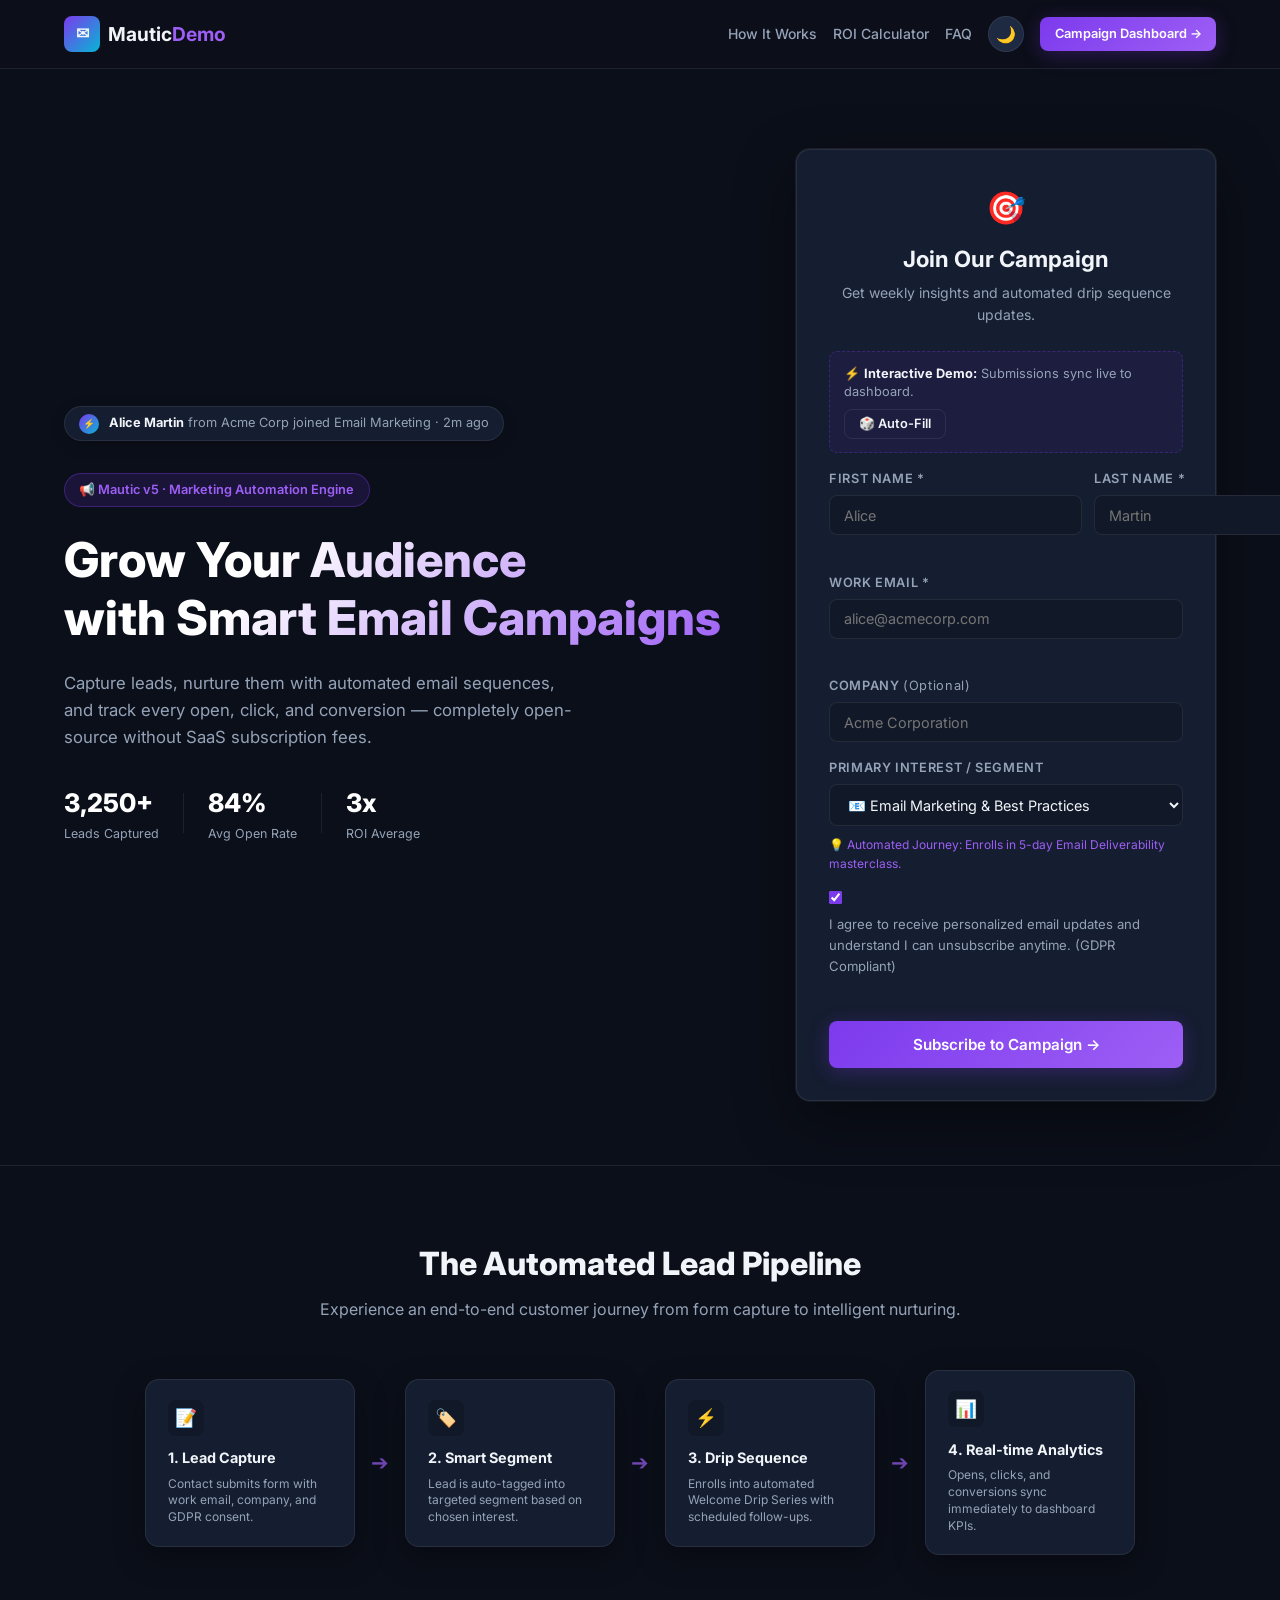
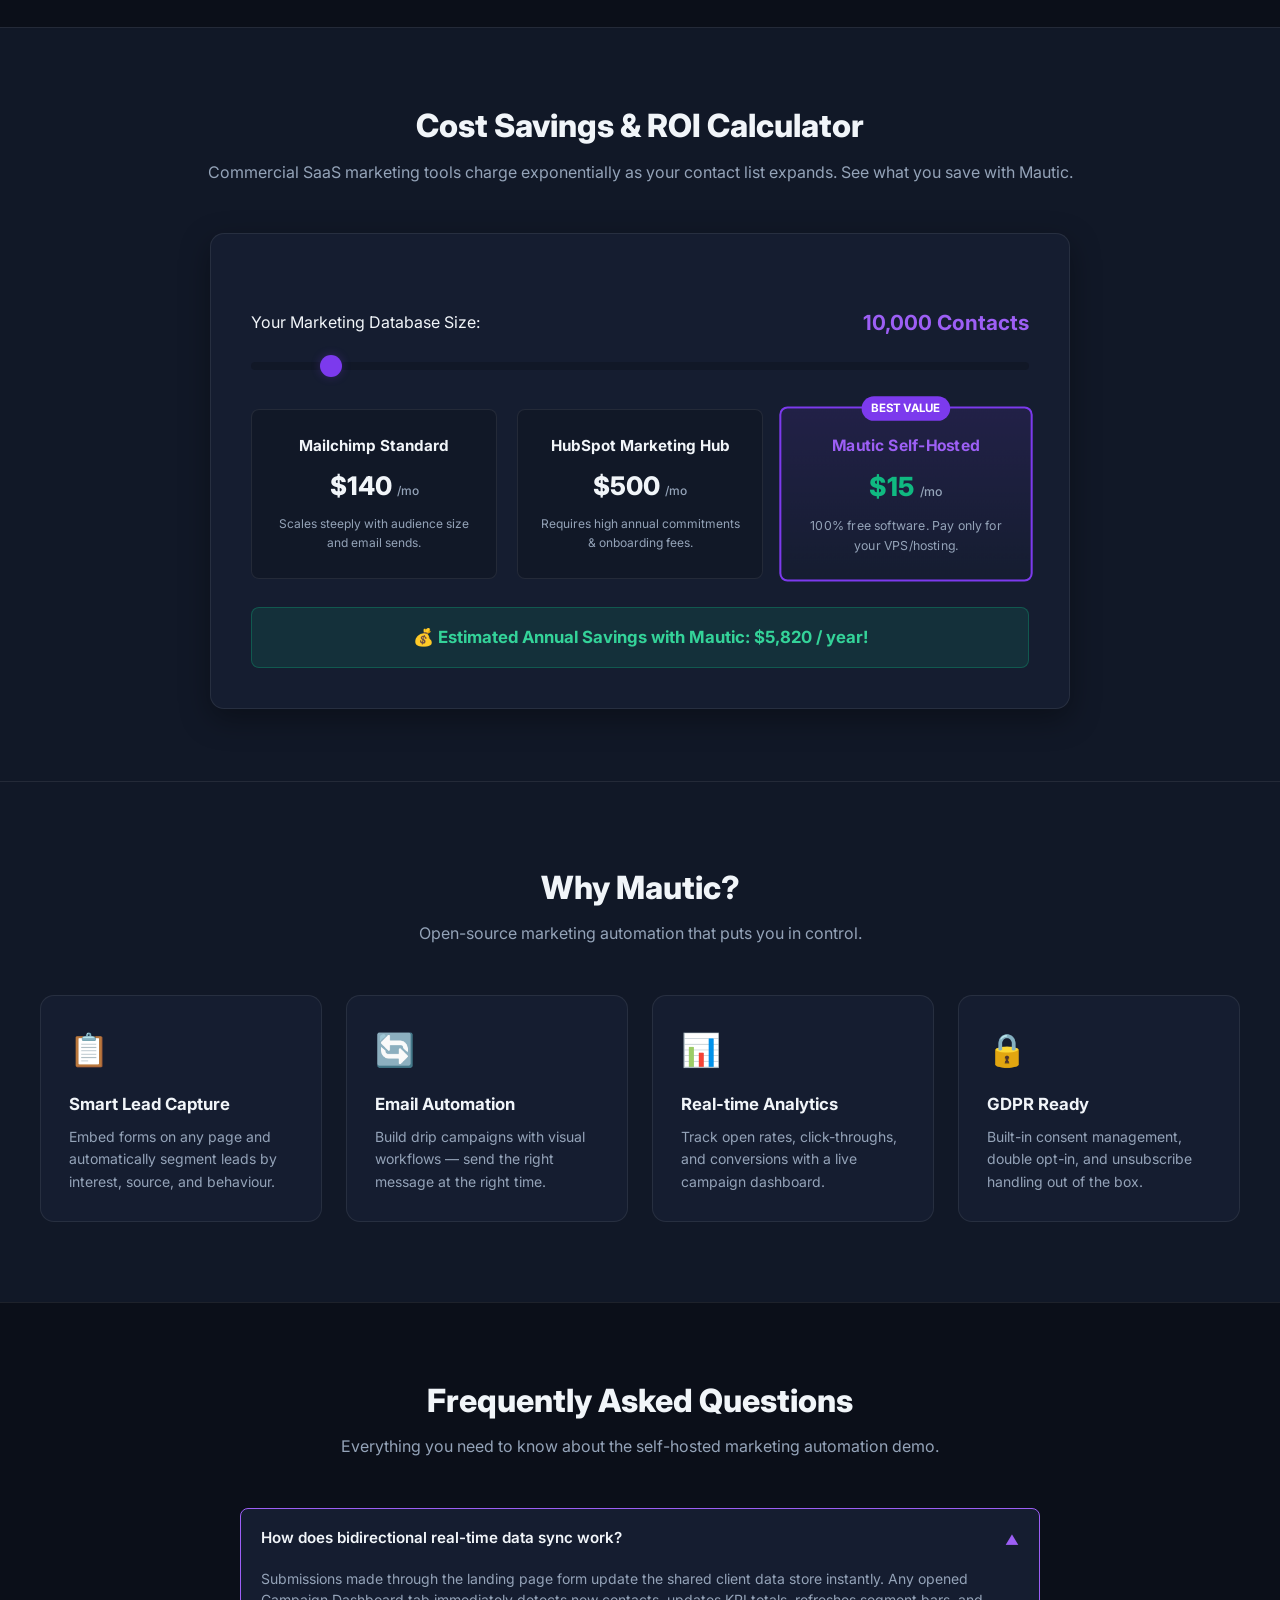
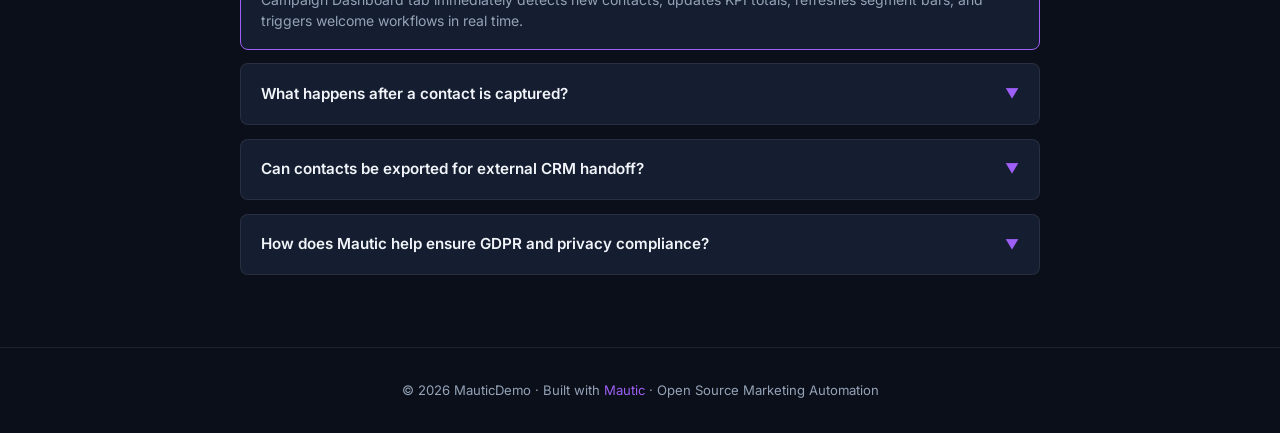
<file: index.html>
<!DOCTYPE html>
<html lang="en">
<head>
  <meta charset="UTF-8" />
  <meta name="viewport" content="width=device-width, initial-scale=1.0"/>
  <title>Mautic Demo — Lead Capture</title>
  <meta name="description" content="Sign up to join our email campaign and get exclusive updates delivered to your inbox." />
  <link rel="preconnect" href="https://fonts.googleapis.com" />
  <link href="https://fonts.googleapis.com/css2?family=Inter:wght@400;500;600;700;800&display=swap" rel="stylesheet" />
  <link rel="stylesheet" href="style.css" />
</head>
<body class="landing-page">

  <!-- NAV -->
  <nav class="navbar">
    <div class="nav-inner">
      <a href="index.html" class="logo">
        <span class="logo-icon">✉</span>
        <span>Mautic<strong>Demo</strong></span>
      </a>
      <div style="display:flex;align-items:center;gap:1rem">
        <a href="#how-it-works" class="nav-link" style="font-size:0.875rem;color:var(--text-muted);font-weight:500">How It Works</a>
        <a href="#roi-calc" class="nav-link" style="font-size:0.875rem;color:var(--text-muted);font-weight:500">ROI Calculator</a>
        <a href="#faq" class="nav-link" style="font-size:0.875rem;color:var(--text-muted);font-weight:500">FAQ</a>
        <button class="theme-toggle-btn" id="themeToggleBtn" onclick="toggleTheme()" title="Toggle Dark / Light Mode">
          🌓
        </button>
        <a href="dashboard.html" class="btn btn-primary btn-sm">Campaign Dashboard →</a>
      </div>
    </div>
  </nav>

  <!-- HERO -->
  <section class="hero">
    <div class="hero-content">
      <div class="live-social-proof" id="heroLiveTicker">
        <span class="social-proof-avatar">⚡</span>
        <span id="heroTickerText"><strong>Alice Martin</strong> from Acme Corp joined Email Marketing · 2m ago</span>
      </div>

      <span class="badge">📢 Mautic v5 · Marketing Automation Engine</span>
      <h1>Grow Your Audience<br/>with Smart Email Campaigns</h1>
      <p class="hero-sub">
        Capture leads, nurture them with automated email sequences,
        and track every open, click, and conversion — completely open-source without SaaS subscription fees.
      </p>
      <div class="hero-stats">
        <div class="stat"><strong id="heroStatsLeads">3,248+</strong><span>Leads Captured</span></div>
        <div class="stat-divider"></div>
        <div class="stat"><strong>84%</strong><span>Avg Open Rate</span></div>
        <div class="stat-divider"></div>
        <div class="stat"><strong>3x</strong><span>ROI Average</span></div>
      </div>
    </div>

    <!-- LEAD CAPTURE FORM -->
    <div class="form-card" id="lead-form-card">
      <div class="form-header">
        <div class="form-icon">🎯</div>
        <h2>Join Our Campaign</h2>
        <p>Get weekly insights and automated drip sequence updates.</p>
      </div>

      <div id="demoFormContainer">
        <div class="notice-box" style="display:flex;align-items:center;justify-content:space-between;flex-wrap:wrap;gap:0.5rem">
          <span>⚡ <strong>Interactive Demo:</strong> Submissions sync live to dashboard.</span>
          <button type="button" class="btn btn-outline btn-sm" onclick="prefillDemoLead()" title="Auto-fill sample contact for instant testing">
            🎲 Auto-Fill
          </button>
        </div>

        <form id="leadForm" novalidate>
          <div style="display:grid;grid-template-columns:1fr 1fr;gap:0.75rem">
            <div class="form-group">
              <label for="firstName">First Name *</label>
              <input type="text" id="firstName" placeholder="Alice" required />
              <span class="field-error" id="firstNameError"></span>
            </div>
            <div class="form-group">
              <label for="lastName">Last Name *</label>
              <input type="text" id="lastName" placeholder="Martin" required />
              <span class="field-error" id="lastNameError"></span>
            </div>
          </div>

          <div class="form-group">
            <label for="email">Work Email *</label>
            <input type="email" id="email" placeholder="alice@acmecorp.com" required />
            <span class="field-error" id="emailError"></span>
          </div>

          <div class="form-group">
            <label for="company">Company <span class="optional">(Optional)</span></label>
            <input type="text" id="company" placeholder="Acme Corporation" />
          </div>

          <div class="form-group">
            <label for="interest">Primary Interest / Segment</label>
            <select id="interest" onchange="updateSegmentPreviewTip()">
              <option value="email-marketing">📧 Email Marketing & Best Practices</option>
              <option value="lead-gen">🎯 Lead Generation & Inbound</option>
              <option value="automation">🔄 Marketing Automation & Workflows</option>
              <option value="analytics">📊 Campaign Analytics & Reporting</option>
            </select>
            <span id="segmentPreviewTip" style="font-size:0.75rem;color:var(--primary-light);margin-top:0.2rem">
              💡 Automated Journey: Enrolls in 5-day Email Deliverability masterclass.
            </span>
          </div>

          <div class="form-check">
            <input type="checkbox" id="consent" checked />
            <label for="consent">
              I agree to receive personalized email updates and understand I can unsubscribe anytime. (GDPR Compliant)
            </label>
            <span class="field-error" id="consentError" style="width:100%"></span>
          </div>

          <button type="submit" class="btn btn-primary btn-full" id="submitBtn">
            <span class="btn-text">Subscribe to Campaign →</span>
            <span class="btn-spinner hidden"></span>
          </button>
        </form>

        <!-- Form Success State -->
        <div id="formSuccess" class="form-success hidden">
          <div class="success-icon">🎉</div>
          <h3>You're on the List!</h3>
          <p>Your contact profile has been created and synced with the marketing database.</p>
          
          <div class="lead-summary-box" id="leadSummaryBox"></div>

          <div style="display:flex;flex-direction:column;gap:0.75rem;margin-top:1.5rem">
            <a href="dashboard.html" class="btn btn-primary btn-full">View in Campaign Dashboard →</a>
            <button type="button" class="btn btn-outline btn-full" id="resetFormBtn" onclick="resetDemoForm()">
              + Submit Another Contact
            </button>
          </div>
        </div>
      </div>

    </div>
  </section>

  <!-- HOW IT WORKS AUTOMATION PIPELINE -->
  <section class="workflow-preview-section" id="how-it-works">
    <div class="container">
      <h2 class="section-title">The Automated Lead Pipeline</h2>
      <p class="section-sub">Experience an end-to-end customer journey from form capture to intelligent nurturing.</p>
      
      <div class="workflow-pipeline">
        <div class="workflow-node">
          <div class="workflow-node-icon" style="color:var(--primary-light)">📝</div>
          <div class="workflow-node-title">1. Lead Capture</div>
          <div class="workflow-node-desc">Contact submits form with work email, company, and GDPR consent.</div>
        </div>
        <div class="workflow-connector">➔</div>
        <div class="workflow-node">
          <div class="workflow-node-icon" style="color:var(--accent)">🏷️</div>
          <div class="workflow-node-title">2. Smart Segment</div>
          <div class="workflow-node-desc">Lead is auto-tagged into targeted segment based on chosen interest.</div>
        </div>
        <div class="workflow-connector">➔</div>
        <div class="workflow-node">
          <div class="workflow-node-icon" style="color:var(--warning)">⚡</div>
          <div class="workflow-node-title">3. Drip Sequence</div>
          <div class="workflow-node-desc">Enrolls into automated Welcome Drip Series with scheduled follow-ups.</div>
        </div>
        <div class="workflow-connector">➔</div>
        <div class="workflow-node">
          <div class="workflow-node-icon" style="color:var(--success)">📊</div>
          <div class="workflow-node-title">4. Real-time Analytics</div>
          <div class="workflow-node-desc">Opens, clicks, and conversions sync immediately to dashboard KPIs.</div>
        </div>
      </div>
    </div>
  </section>

  <!-- ROI CALCULATOR -->
  <section class="roi-calculator-section" id="roi-calc">
    <div class="container">
      <h2 class="section-title">Cost Savings &amp; ROI Calculator</h2>
      <p class="section-sub">Commercial SaaS marketing tools charge exponentially as your contact list expands. See what you save with Mautic.</p>
      
      <div class="roi-card">
        <div class="roi-slider-group">
          <div class="roi-slider-header">
            <span>Your Marketing Database Size:</span>
            <strong id="roiContactCountDisplay">10,000 Contacts</strong>
          </div>
          <input type="range" min="1000" max="100000" step="1000" value="10000" class="roi-slider" id="roiSlider" oninput="updateRoiCalc()" />
        </div>

        <div class="roi-comparison-grid">
          <div class="roi-tier">
            <h4>Mailchimp Standard</h4>
            <div class="roi-tier-price" id="roiMailchimpPrice">$135 <small>/mo</small></div>
            <p style="font-size:0.75rem;color:var(--text-muted)">Scales steeply with audience size and email sends.</p>
          </div>
          <div class="roi-tier">
            <h4>HubSpot Marketing Hub</h4>
            <div class="roi-tier-price" id="roiHubspotPrice">$500 <small>/mo</small></div>
            <p style="font-size:0.75rem;color:var(--text-muted)">Requires high annual commitments & onboarding fees.</p>
          </div>
          <div class="roi-tier featured">
            <span class="roi-tier-badge">Best Value</span>
            <h4 style="color:var(--primary-light)">Mautic Self-Hosted</h4>
            <div class="roi-tier-price" style="color:var(--success)">$15 <small>/mo</small></div>
            <p style="font-size:0.75rem;color:var(--text-muted)">100% free software. Pay only for your VPS/hosting.</p>
          </div>
        </div>

        <div class="roi-savings-banner" id="roiSavingsBanner">
          💰 Estimated Annual Savings with Mautic: $5,820 / year!
        </div>
      </div>
    </div>
  </section>

  <!-- FEATURES -->
  <section class="features">
    <div class="container">
      <h2 class="section-title">Why Mautic?</h2>
      <p class="section-sub">Open-source marketing automation that puts you in control.</p>
      <div class="features-grid">
        <div class="feature-card">
          <div class="feature-icon">📋</div>
          <h3>Smart Lead Capture</h3>
          <p>Embed forms on any page and automatically segment leads by interest, source, and behaviour.</p>
        </div>
        <div class="feature-card">
          <div class="feature-icon">🔄</div>
          <h3>Email Automation</h3>
          <p>Build drip campaigns with visual workflows — send the right message at the right time.</p>
        </div>
        <div class="feature-card">
          <div class="feature-icon">📊</div>
          <h3>Real-time Analytics</h3>
          <p>Track open rates, click-throughs, and conversions with a live campaign dashboard.</p>
        </div>
        <div class="feature-card">
          <div class="feature-icon">🔒</div>
          <h3>GDPR Ready</h3>
          <p>Built-in consent management, double opt-in, and unsubscribe handling out of the box.</p>
        </div>
      </div>
    </div>
  </section>

  <!-- FAQ ACCORDION -->
  <section class="faq-section" id="faq">
    <div class="container">
      <h2 class="section-title">Frequently Asked Questions</h2>
      <p class="section-sub">Everything you need to know about the self-hosted marketing automation demo.</p>
      
      <div class="faq-wrap">
        <div class="faq-item open">
          <div class="faq-question" onclick="toggleFaq(this)">
            <span>How does bidirectional real-time data sync work?</span>
            <span class="faq-chevron">▼</span>
          </div>
          <div class="faq-answer">
            Submissions made through the landing page form update the shared client data store instantly. Any opened Campaign Dashboard tab immediately detects new contacts, updates KPI totals, refreshes segment bars, and triggers welcome workflows in real time.
          </div>
        </div>

        <div class="faq-item">
          <div class="faq-question" onclick="toggleFaq(this)">
            <span>What happens after a contact is captured?</span>
            <span class="faq-chevron">▼</span>
          </div>
          <div class="faq-answer">
            The lead is assigned to their designated interest segment (e.g. Email Marketing, Lead Gen, Automation, or Analytics) and enrolled into the automated 'Welcome Series' campaign with tracked open and click events.
          </div>
        </div>

        <div class="faq-item">
          <div class="faq-question" onclick="toggleFaq(this)">
            <span>Can contacts be exported for external CRM handoff?</span>
            <span class="faq-chevron">▼</span>
          </div>
          <div class="faq-answer">
            Yes! Both individual and bulk contact exports to CSV are supported with 1 click. The exported CSV file includes names, business emails, companies, segments, registration dates, and subscription statuses ready for Excel, Google Sheets, or Salesforce.
          </div>
        </div>

        <div class="faq-item">
          <div class="faq-question" onclick="toggleFaq(this)">
            <span>How does Mautic help ensure GDPR and privacy compliance?</span>
            <span class="faq-chevron">▼</span>
          </div>
          <div class="faq-answer">
            Unlike third-party SaaS vendors where customer records are stored on multi-tenant commercial servers, self-hosted Mautic gives you 100% data sovereignty on your private infrastructure with explicit consent checkboxes and 1-click unsubscribe handling.
          </div>
        </div>
      </div>
    </div>
  </section>

  <!-- FOOTER -->
  <footer class="footer">
    <p>© 2026 MauticDemo · Built with <a href="https://www.mautic.org" target="_blank">Mautic</a> · Open Source Marketing Automation</p>
  </footer>

  <canvas id="confettiCanvas"></canvas>
  <div id="toastContainer"></div>
  <script src="app.js"></script>
</body>
</html>
</file>
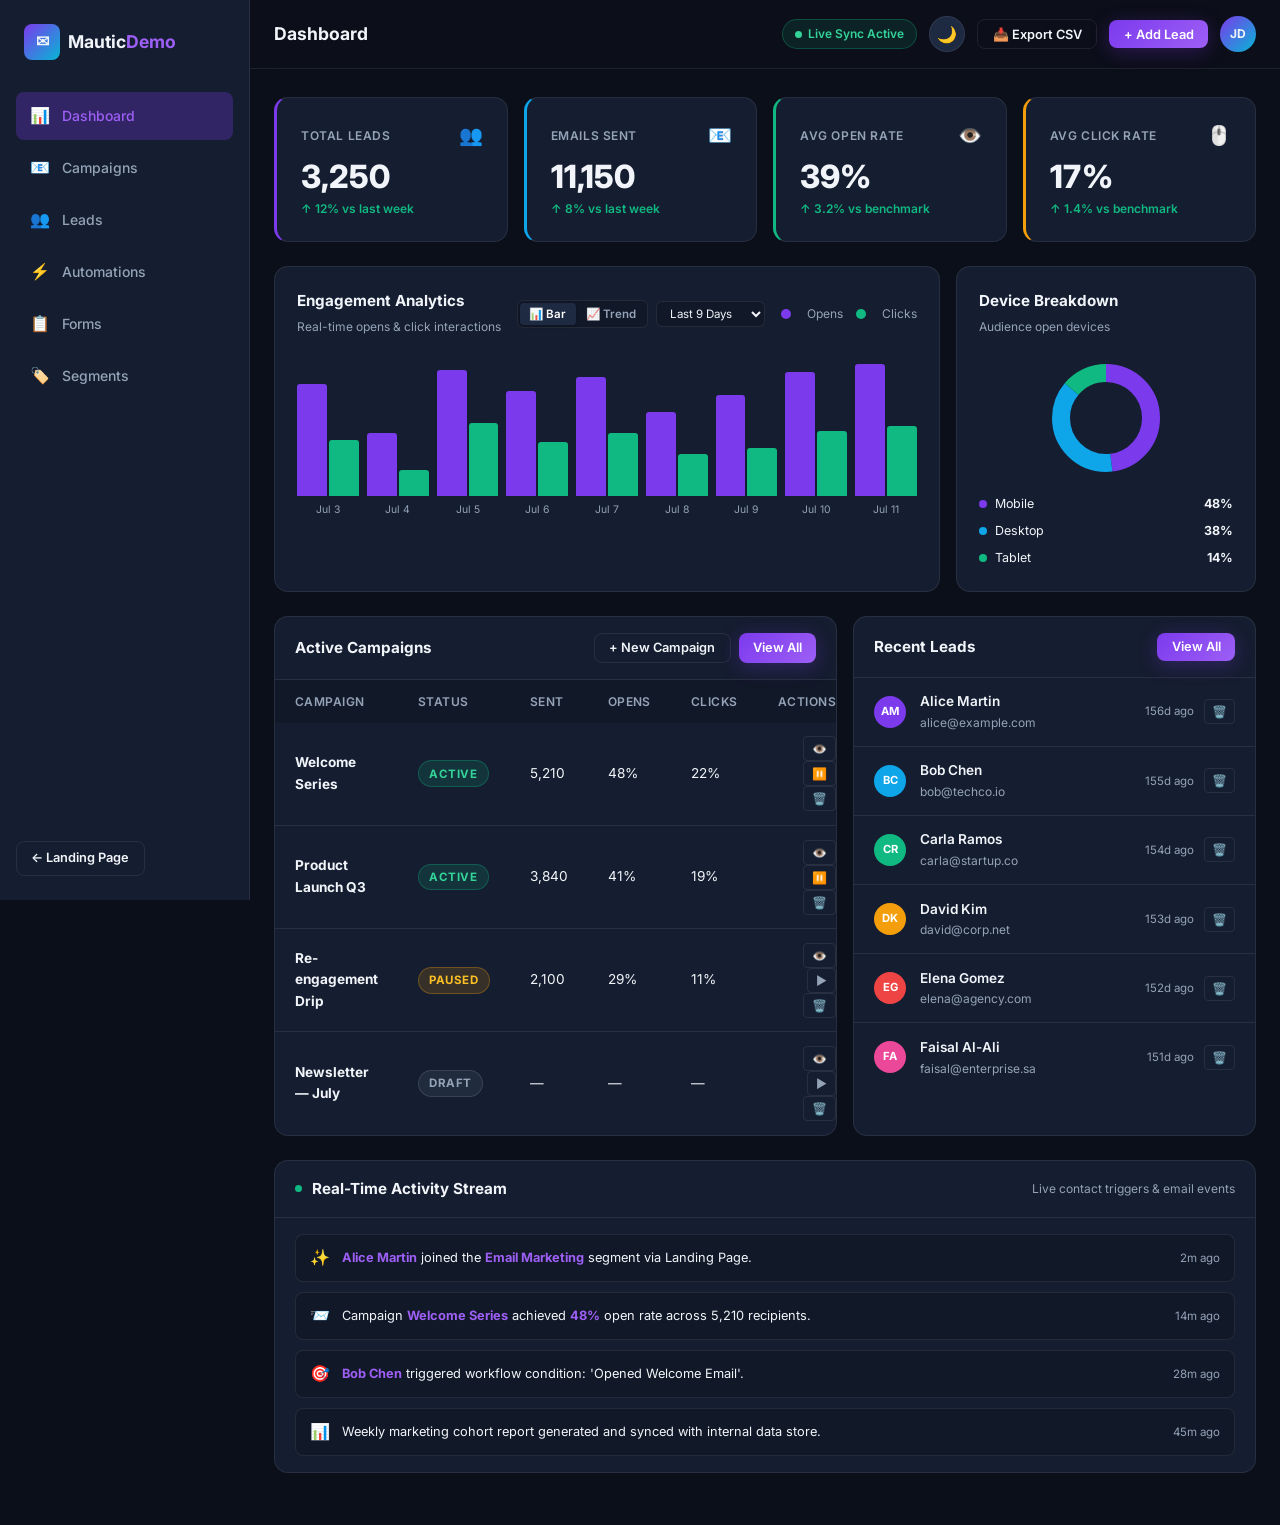
<file: dashboard.html>
<!DOCTYPE html>
<html lang="en">
<head>
  <meta charset="UTF-8" />
  <meta name="viewport" content="width=device-width, initial-scale=1.0"/>
  <title>Mautic Demo — Campaign Dashboard</title>
  <meta name="description" content="Track email campaign performance: opens, clicks, leads, and conversions in real time." />
  <link rel="preconnect" href="https://fonts.googleapis.com" />
  <link href="https://fonts.googleapis.com/css2?family=Inter:wght@400;500;600;700;800&display=swap" rel="stylesheet" />
  <link rel="stylesheet" href="style.css" />
</head>
<body class="dashboard-page">

  <!-- SIDEBAR -->
  <aside class="sidebar" id="sidebar">
    <div class="sidebar-logo">
      <span class="logo-icon">✉</span>
      <span>Mautic<strong>Demo</strong></span>
    </div>
    <nav class="sidebar-nav">
      <a href="dashboard.html" class="nav-item active" id="nav-dashboard">
        <span class="nav-icon">📊</span> Dashboard
      </a>
      <a href="#" class="nav-item" id="nav-campaigns" onclick="showSection('campaigns'); return false;">
        <span class="nav-icon">📧</span> Campaigns
      </a>
      <a href="#" class="nav-item" id="nav-leads" onclick="showSection('leads'); return false;">
        <span class="nav-icon">👥</span> Leads
      </a>
      <a href="#" class="nav-item" id="nav-automations" onclick="showSection('automations'); return false;">
        <span class="nav-icon">⚡</span> Automations
      </a>
      <a href="#" class="nav-item" id="nav-forms" onclick="showSection('forms'); return false;">
        <span class="nav-icon">📋</span> Forms
      </a>
      <a href="#" class="nav-item" id="nav-segments" onclick="showSection('segments'); return false;">
        <span class="nav-icon">🏷️</span> Segments
      </a>
    </nav>
    <div class="sidebar-footer">
      <a href="index.html" class="btn btn-outline btn-sm">← Landing Page</a>
    </div>
  </aside>

  <!-- MAIN -->
  <main class="main-content">

    <!-- TOPBAR -->
    <header class="topbar">
      <div class="topbar-left">
        <button class="hamburger" id="hamburger" onclick="toggleSidebar()">☰</button>
        <h1 class="page-title" id="pageTitle">Dashboard</h1>
      </div>
      <div class="topbar-right" style="display:flex;align-items:center;gap:0.75rem">
        <span class="status-pill">
          <span class="pulse-dot"></span>
          <span>Live Sync Active</span>
        </span>
        <button class="theme-toggle-btn" id="dashThemeToggleBtn" onclick="toggleTheme()" title="Toggle Dark / Light Mode">
          🌓
        </button>
        <button class="btn btn-outline btn-sm" onclick="exportLeadsCSV()" title="Export all leads as CSV file">
          📥 Export CSV
        </button>
        <button class="btn btn-primary btn-sm" onclick="openLeadModal()">
          + Add Lead
        </button>
        <div class="avatar" title="Marketing Admin">JD</div>
      </div>
    </header>

    <!-- ── DASHBOARD SECTION ── -->
    <section class="section active" id="section-dashboard">

      <!-- KPI CARDS -->
      <div class="kpi-grid">
        <div class="kpi-card" style="--accent:#7c3aed">
          <div class="kpi-top">
            <span class="kpi-label">Total Leads</span>
            <span class="kpi-icon">👥</span>
          </div>
          <div class="kpi-value" id="kpiTotalLeads" data-target="3248">0</div>
          <div class="kpi-delta positive">↑ 12% vs last week</div>
        </div>
        <div class="kpi-card" style="--accent:#0ea5e9">
          <div class="kpi-top">
            <span class="kpi-label">Emails Sent</span>
            <span class="kpi-icon">📧</span>
          </div>
          <div class="kpi-value" id="kpiEmailsSent" data-target="18540">0</div>
          <div class="kpi-delta positive">↑ 8% vs last week</div>
        </div>
        <div class="kpi-card" style="--accent:#10b981">
          <div class="kpi-top">
            <span class="kpi-label">Avg Open Rate</span>
            <span class="kpi-icon">👁️</span>
          </div>
          <div class="kpi-value" id="kpiOpenRate" data-target="42" data-suffix="%">0</div>
          <div class="kpi-delta positive">↑ 3.2% vs benchmark</div>
        </div>
        <div class="kpi-card" style="--accent:#f59e0b">
          <div class="kpi-top">
            <span class="kpi-label">Avg Click Rate</span>
            <span class="kpi-icon">🖱️</span>
          </div>
          <div class="kpi-value" id="kpiClickRate" data-target="18" data-suffix="%">0</div>
          <div class="kpi-delta positive">↑ 1.4% vs benchmark</div>
        </div>
      </div>

      <!-- CHARTS ROW -->
      <div class="charts-row">
        <!-- Engagement Over Time -->
        <div class="chart-card wide">
          <div class="chart-header">
            <div>
              <h2>Engagement Analytics</h2>
              <span style="font-size:0.75rem;color:var(--text-muted)">Real-time opens &amp; click interactions</span>
            </div>
            <div class="chart-controls">
              <div class="chart-toggle-group">
                <button type="button" class="chart-toggle-btn active" id="chartTypeBar" onclick="switchChartType('bar')">📊 Bar</button>
                <button type="button" class="chart-toggle-btn" id="chartTypeLine" onclick="switchChartType('line')">📈 Trend</button>
              </div>
              <select class="chart-date-filter" id="chartDateFilter" onchange="changeChartDateRange(this.value)">
                <option value="9">Last 9 Days</option>
                <option value="7">Last 7 Days</option>
                <option value="14">Last 14 Days</option>
                <option value="30">Last 30 Days</option>
              </select>
              <div class="chart-legend" style="margin-left:0.5rem">
                <span class="legend-dot" style="background:#7c3aed"></span> Opens
                <span class="legend-dot" style="background:#10b981"></span> Clicks
              </div>
            </div>
          </div>
          <div class="bar-chart" id="engagementChart"></div>
          <div class="line-chart-container hidden" id="engagementLineContainer">
            <svg class="line-chart-svg" id="engagementLineSvg" viewBox="0 0 600 160"></svg>
          </div>
        </div>

        <!-- Device Breakdown -->
        <div class="chart-card">
          <div class="chart-header">
            <div>
              <h2>Device Breakdown</h2>
              <span style="font-size:0.75rem;color:var(--text-muted)">Audience open devices</span>
            </div>
          </div>
          <div class="donut-wrap">
            <svg viewBox="0 0 120 120" class="donut-svg" id="donutSvg"></svg>
            <div class="donut-legend" id="donutLegend"></div>
          </div>
        </div>
      </div>

      <!-- CAMPAIGNS TABLE + RECENT LEADS + ACTIVITY STREAM -->
      <div class="bottom-row" style="grid-template-columns: 1.4fr 1fr; margin-bottom: 1.5rem">
        <div class="table-card">
          <div class="card-header">
            <h2>Active Campaigns</h2>
            <div style="display:flex;gap:0.5rem">
              <button class="btn btn-outline btn-sm" onclick="openCampaignModal()">+ New Campaign</button>
              <button class="btn btn-primary btn-sm" onclick="showSection('campaigns')">View All</button>
            </div>
          </div>
          <table class="data-table">
            <thead>
              <tr>
                <th>Campaign</th>
                <th>Status</th>
                <th>Sent</th>
                <th>Opens</th>
                <th>Clicks</th>
                <th style="text-align:right">Actions</th>
              </tr>
            </thead>
            <tbody id="dashboardActiveCampaignsBody"></tbody>
          </table>
        </div>

        <div class="table-card">
          <div class="card-header">
            <h2>Recent Leads</h2>
            <button class="btn btn-primary btn-sm" onclick="showSection('leads')">View All</button>
          </div>
          <ul class="lead-list" id="recentLeadsList"></ul>
        </div>
      </div>

      <!-- LIVE REAL-TIME AUDIT LOG -->
      <div class="table-card" style="margin-bottom:1.5rem">
        <div class="card-header">
          <div style="display:flex;align-items:center;gap:0.6rem">
            <span class="pulse-dot" style="background:var(--success)"></span>
            <h2>Real-Time Activity Stream</h2>
          </div>
          <span style="font-size:0.75rem;color:var(--text-muted)">Live contact triggers &amp; email events</span>
        </div>
        <div style="padding:1rem 1.25rem">
          <ul class="activity-stream" id="activityStreamList"></ul>
        </div>
      </div>

    </section>

    <!-- ── CAMPAIGNS SECTION ── -->
    <section class="section" id="section-campaigns">
      <div class="section-toolbar">
        <div>
          <h2>Email Campaigns</h2>
          <span style="font-size:0.8rem;color:var(--text-muted)">Manage automated drip sequences &amp; broadcast newsletters</span>
        </div>
        <button class="btn btn-primary btn-sm" id="newCampaignBtn" onclick="openCampaignModal()">+ New Campaign</button>
      </div>

      <!-- Campaign Filter Tabs -->
      <div class="form-tabs" style="max-width:440px;margin-bottom:1.5rem">
        <button type="button" class="form-tab-btn active" id="tabCampaignAll" onclick="filterCampaignsByStatus('all', this)">All</button>
        <button type="button" class="form-tab-btn" id="tabCampaignActive" onclick="filterCampaignsByStatus('active', this)">Active</button>
        <button type="button" class="form-tab-btn" id="tabCampaignPaused" onclick="filterCampaignsByStatus('paused', this)">Paused</button>
        <button type="button" class="form-tab-btn" id="tabCampaignDraft" onclick="filterCampaignsByStatus('draft', this)">Draft</button>
      </div>

      <div class="campaigns-grid" id="campaignsGrid"></div>
    </section>

    <!-- ── LEADS SECTION ── -->
    <section class="section" id="section-leads">
      <div class="section-toolbar" style="flex-wrap:wrap;gap:1rem">
        <div>
          <h2>All Leads</h2>
          <span style="font-size:0.8rem;color:var(--text-muted)" id="leadsCountSummary">Loading contacts...</span>
        </div>
        <div class="toolbar-actions">
          <input type="search" id="leadSearch" placeholder="Search by name, email, company…" class="search-input" oninput="applyLeadFilters()" style="min-width:220px" />
          <select id="leadSegmentFilter" class="filter-select" onchange="applyLeadFilters()">
            <option value="all">All Segments</option>
            <option value="email-marketing">Email Marketing</option>
            <option value="lead-gen">Lead Generation</option>
            <option value="automation">Automation</option>
            <option value="analytics">Analytics</option>
          </select>
          <select id="leadStatusFilter" class="filter-select" onchange="applyLeadFilters()">
            <option value="all">All Statuses</option>
            <option value="subscribed">Subscribed</option>
            <option value="unsubscribed">Unsubscribed</option>
          </select>
          <button class="btn btn-outline btn-sm" onclick="exportLeadsCSV()">📥 Export CSV</button>
          <button class="btn btn-primary btn-sm" onclick="openLeadModal()">+ Add Lead</button>
          <button class="btn btn-outline btn-sm" onclick="resetDefaultLeads()" title="Restore default sample contacts">🔄 Reset</button>
        </div>
      </div>

      <!-- Floating Bulk Action Bar -->
      <div class="bulk-actions-bar hidden" id="bulkActionsBar">
        <div class="bulk-actions-info">
          <span>☑️ <strong id="bulkSelectedCount">0</strong> contacts selected</span>
        </div>
        <div class="bulk-actions-buttons">
          <button class="btn btn-outline btn-sm" onclick="bulkSetStatus('subscribed')">✉️ Subscribe</button>
          <button class="btn btn-outline btn-sm" onclick="bulkSetStatus('unsubscribed')">🚫 Unsubscribe</button>
          <button class="btn btn-outline btn-sm" onclick="bulkExportCSV()">📥 Export Selected</button>
          <button class="btn btn-outline btn-sm danger" onclick="bulkDeleteLeads()" style="color:var(--danger);border-color:var(--danger)">🗑️ Delete</button>
          <button class="btn btn-outline btn-sm" onclick="deselectAllLeads()">✕</button>
        </div>
      </div>

      <div class="table-card" style="margin-top:0">
        <table class="data-table" id="leadsTable">
          <thead>
            <tr>
              <th style="width:36px;text-align:center">
                <input type="checkbox" id="selectAllCheckbox" onchange="toggleSelectAllLeads(this.checked)" class="lead-select-chk" title="Select / Deselect All" />
              </th>
              <th class="sortable" onclick="sortLeadsTable('name')">Contact <span class="sort-indicator" id="sort-name">↕</span></th>
              <th class="sortable" onclick="sortLeadsTable('email')">Email <span class="sort-indicator" id="sort-email">↕</span></th>
              <th class="sortable" onclick="sortLeadsTable('company')">Company <span class="sort-indicator" id="sort-company">↕</span></th>
              <th class="sortable" onclick="sortLeadsTable('interest')">Interest / Segment <span class="sort-indicator" id="sort-interest">↕</span></th>
              <th class="sortable" onclick="sortLeadsTable('date')">Joined Date <span class="sort-indicator" id="sort-date">↕</span></th>
              <th class="sortable" onclick="sortLeadsTable('status')">Status <span class="sort-indicator" id="sort-status">↕</span></th>
              <th style="text-align:right">Actions</th>
            </tr>
          </thead>
          <tbody id="leadsTableBody"></tbody>
        </table>
      </div>
    </section>

    <!-- ── AUTOMATIONS SECTION ── -->
    <section class="section" id="section-automations">
      <div class="section-toolbar">
        <div>
          <h2>Marketing Automation Workflows</h2>
          <span style="font-size:0.85rem;color:var(--text-muted)">Visual condition-based drip sequences and lifecycle automation triggers</span>
        </div>
        <button class="btn btn-primary btn-sm" onclick="showToast('Workflow Builder is in active live preview mode!')">+ New Workflow</button>
      </div>

      <div class="automations-grid">
        <!-- Automation 1 -->
        <div class="automation-card" id="autoCard1">
          <div class="automation-header">
            <div>
              <div class="automation-title">Welcome Drip &amp; Onboarding</div>
              <div class="automation-desc">Triggers immediately upon landing page capture</div>
            </div>
            <span class="badge-status active">Active</span>
          </div>
          <div class="automation-steps-flow">
            <div class="step-node" id="step1_1"><span class="step-badge">TRIGGER</span> Form Submission via Landing Page</div>
            <div class="step-node" id="step1_2"><span class="step-badge">ACTION</span> Auto-tag Contact Segment by Interest</div>
            <div class="step-node" id="step1_3"><span class="step-badge">EMAIL</span> Send 'Welcome Aboard' Playbook (Day 0)</div>
            <div class="step-node" id="step1_4"><span class="step-badge">DELAY</span> Wait 48 hours for engagement check</div>
            <div class="step-node" id="step1_5"><span class="step-badge">CONDITION</span> If opened ➔ Send Case Study; Else ➔ Follow-up nudge</div>
          </div>
          <div style="display:flex;gap:0.5rem;margin-top:auto">
            <button class="btn btn-primary btn-sm btn-full" onclick="simulateWorkflowRun('autoCard1', ['step1_1', 'step1_2', 'step1_3', 'step1_4', 'step1_5'])">
              ⚡ Test Run Simulation
            </button>
          </div>
        </div>

        <!-- Automation 2 -->
        <div class="automation-card" id="autoCard2">
          <div class="automation-header">
            <div>
              <div class="automation-title">High-Value Lead Qualification</div>
              <div class="automation-desc">Scores interactions and accelerates sales readiness</div>
            </div>
            <span class="badge-status active">Active</span>
          </div>
          <div class="automation-steps-flow">
            <div class="step-node" id="step2_1"><span class="step-badge">TRIGGER</span> Lead clicks 3+ links in campaigns</div>
            <div class="step-node" id="step2_2"><span class="step-badge">SCORE</span> Increment Lead Score (+25 pts)</div>
            <div class="step-node" id="step2_3"><span class="step-badge">ACTION</span> Apply Tag 'Sales Qualified Lead'</div>
            <div class="step-node" id="step2_4"><span class="step-badge">WEBHOOK</span> Push profile to CRM &amp; Slack alert</div>
          </div>
          <div style="display:flex;gap:0.5rem;margin-top:auto">
            <button class="btn btn-primary btn-sm btn-full" onclick="simulateWorkflowRun('autoCard2', ['step2_1', 'step2_2', 'step2_3', 'step2_4'])">
              ⚡ Test Run Simulation
            </button>
          </div>
        </div>

        <!-- Automation 3 -->
        <div class="automation-card" id="autoCard3">
          <div class="automation-header">
            <div>
              <div class="automation-title">Re-Engagement &amp; Retention</div>
              <div class="automation-desc">Win-back lapsed subscribers before churn</div>
            </div>
            <span class="badge-status paused">Paused</span>
          </div>
          <div class="automation-steps-flow">
            <div class="step-node" id="step3_1"><span class="step-badge">TRIGGER</span> Inactive contact (no open in 30 days)</div>
            <div class="step-node" id="step3_2"><span class="step-badge">EMAIL</span> Send Exclusive 20% Discount Voucher</div>
            <div class="step-node" id="step3_3"><span class="step-badge">DELAY</span> Wait 7 days for click interaction</div>
            <div class="step-node" id="step3_4"><span class="step-badge">CLEANUP</span> Mark Unsubscribed if no reply (GDPR)</div>
          </div>
          <div style="display:flex;gap:0.5rem;margin-top:auto">
            <button class="btn btn-primary btn-sm btn-full" onclick="simulateWorkflowRun('autoCard3', ['step3_1', 'step3_2', 'step3_3', 'step3_4'])">
              ⚡ Test Run Simulation
            </button>
          </div>
        </div>
      </div>
    </section>

    <!-- ── FORMS SECTION ── -->
    <section class="section" id="section-forms">
      <div class="section-toolbar">
        <div>
          <h2>Lead Capture Forms &amp; Embeds</h2>
          <span style="font-size:0.85rem;color:var(--text-muted)">Embed marketing capture forms directly onto custom landing pages and websites</span>
        </div>
      </div>

      <!-- Dynamic Embed Configurator -->
      <div class="form-info-card" style="margin-bottom:1.75rem">
        <div class="form-info-icon">⚡</div>
        <h3>Embed Code Generator</h3>
        <p>Configure your marketing automation domain and Form ID to generate the embed script tag.</p>
        
        <div style="display:grid;grid-template-columns:repeat(auto-fit, minmax(220px, 1fr));gap:1rem;margin:1.25rem 0 0.5rem">
          <div class="form-group" style="margin-bottom:0">
            <label>Server URL</label>
            <input type="text" id="embedHostUrl" value="https://marketing.example.com" oninput="updateDynamicEmbed()" />
          </div>
          <div class="form-group" style="margin-bottom:0">
            <label>Form ID</label>
            <input type="number" id="embedFormId" value="1" min="1" oninput="updateDynamicEmbed()" />
          </div>
        </div>

        <div class="embed-box" style="margin-top:1rem">
          <label>Generated Script Tag</label>
          <code id="dynamicEmbedCodeDisplay">&lt;script type="text/javascript" src="https://marketing.example.com/form/generate.js?id=1"&gt;&lt;/script&gt;</code>
          <button class="btn btn-outline btn-sm" onclick="copyDynamicEmbed()">📋 Copy Snippet</button>
        </div>
        <div style="margin-top:1rem;display:flex;gap:0.75rem">
          <a href="index.html" class="btn btn-primary btn-sm">Preview on Landing Page →</a>
        </div>
      </div>

      <div class="forms-grid">
        <div class="form-info-card">
          <div class="form-info-icon">📋</div>
          <h3>Campaign Signup Form (Default)</h3>
          <p>Embeds on your landing page. Captures name, email, company, and topic interest segment.</p>
          <div class="form-info-stats">
            <span>👁️ 4,820 views</span>
            <span>✅ 3,248 submissions</span>
            <span>📈 67.4% conversion</span>
          </div>
          <div class="embed-box">
            <label>Standard Embed</label>
            <code>&lt;script src="https://marketing.example.com/form/generate.js?id=1"&gt;&lt;/script&gt;</code>
            <button class="btn btn-outline btn-sm" onclick="copySnippetText('<script src=&quot;https://marketing.example.com/form/generate.js?id=1&quot;></script>')">📋 Copy</button>
          </div>
        </div>
        <div class="form-info-card">
          <div class="form-info-icon">🔔</div>
          <h3>Webinar Registration Form</h3>
          <p>Collects attendee information with automated confirmation and double opt-in sequence.</p>
          <div class="form-info-stats">
            <span>👁️ 1,200 views</span>
            <span>✅ 540 submissions</span>
            <span>📈 45.0% conversion</span>
          </div>
          <div class="embed-box">
            <label>Standard Embed</label>
            <code>&lt;script src="https://marketing.example.com/form/generate.js?id=2"&gt;&lt;/script&gt;</code>
            <button class="btn btn-outline btn-sm" onclick="copySnippetText('<script src=&quot;https://marketing.example.com/form/generate.js?id=2&quot;></script>')">📋 Copy</button>
          </div>
        </div>
      </div>
    </section>

    <!-- ── SEGMENTS SECTION ── -->
    <section class="section" id="section-segments">
      <div class="section-toolbar">
        <div>
          <h2>Audience Segments</h2>
          <span style="font-size:0.85rem;color:var(--text-muted)">Live segmentation based on contact interest preferences</span>
        </div>
      </div>
      <div class="segments-grid" id="segmentsGrid"></div>
    </section>

  </main>

  <!-- NEW CAMPAIGN MODAL -->
  <div class="modal-overlay hidden" id="campaignModal">
    <div class="modal">
      <div class="modal-header">
        <h2>Create New Campaign</h2>
        <button class="modal-close" onclick="closeCampaignModal()">✕</button>
      </div>
      <form id="campaignForm" onsubmit="saveCampaign(event)">
        <div class="form-group">
          <label>Campaign Name</label>
          <input type="text" id="campaignName" placeholder="e.g. Summer Promo 2026" required />
        </div>
        <div class="form-group">
          <label>Subject Line</label>
          <input type="text" id="campaignSubject" placeholder="e.g. 🌞 Exclusive summer deals just for you" required />
        </div>
        <div class="form-group">
          <label>Target Segment</label>
          <select id="campaignSegment">
            <option value="All Subscribers">All Subscribers</option>
            <option value="Email Marketing">Email Marketing</option>
            <option value="Lead Generation">Lead Generation</option>
            <option value="Automation">Automation</option>
            <option value="Analytics">Analytics</option>
          </select>
        </div>
        <div class="form-group">
          <label>Send Date</label>
          <input type="date" id="campaignDate" required />
        </div>
        <div class="form-group">
          <label>Email Body (Preview)</label>
          <textarea id="campaignBody" rows="3" placeholder="Write a short description or preview text for this campaign…"></textarea>
        </div>
        <div class="modal-actions">
          <button type="button" class="btn btn-outline" onclick="closeCampaignModal()">Cancel</button>
          <button type="submit" class="btn btn-primary">Create Campaign</button>
        </div>
      </form>
    </div>
  </div>

  <!-- ADD LEAD MODAL -->
  <div class="modal-overlay hidden" id="leadModal">
    <div class="modal">
      <div class="modal-header">
        <h2>Add New Contact</h2>
        <button class="modal-close" onclick="closeLeadModal()">✕</button>
      </div>
      <form id="addLeadForm" onsubmit="saveManualLead(event)">
        <div style="display:grid;grid-template-columns:1fr 1fr;gap:0.75rem">
          <div class="form-group">
            <label>First Name *</label>
            <input type="text" id="manualFirstName" placeholder="Sarah" required />
          </div>
          <div class="form-group">
            <label>Last Name *</label>
            <input type="text" id="manualLastName" placeholder="Connor" required />
          </div>
        </div>
        <div class="form-group">
          <label>Email Address *</label>
          <input type="email" id="manualEmail" placeholder="sarah@example.com" required />
        </div>
        <div class="form-group">
          <label>Company</label>
          <input type="text" id="manualCompany" placeholder="Cyberdyne Systems" />
        </div>
        <div class="form-group">
          <label>Segment / Interest</label>
          <select id="manualInterest">
            <option value="email-marketing">Email Marketing</option>
            <option value="lead-gen">Lead Generation</option>
            <option value="automation">Automation</option>
            <option value="analytics">Analytics</option>
          </select>
        </div>
        <div class="form-group">
          <label>Subscription Status</label>
          <select id="manualStatus">
            <option value="subscribed">Subscribed</option>
            <option value="unsubscribed">Unsubscribed</option>
          </select>
        </div>
        <div class="modal-actions">
          <button type="button" class="btn btn-outline" onclick="closeLeadModal()">Cancel</button>
          <button type="submit" class="btn btn-primary">Save Contact</button>
        </div>
      </form>
    </div>
  </div>

  <!-- CONTACT DETAILS SLIDE-OVER DRAWER -->
  <div class="drawer-overlay hidden" id="leadDetailDrawer" onclick="handleDrawerOverlayClick(event)">
    <div class="drawer-content">
      <div class="drawer-header">
        <div style="display:flex;align-items:center;gap:0.5rem">
          <span style="font-size:1.2rem">👤</span>
          <h2 style="font-size:1.1rem;font-weight:700">Contact Intelligence</h2>
        </div>
        <button class="modal-close" onclick="closeLeadDrawer()">✕</button>
      </div>
      <div class="drawer-body" id="leadDrawerBody">
        <!-- Dynamically injected via app.js -->
      </div>
    </div>
  </div>

  <!-- CAMPAIGN EMAIL PREVIEW MODAL -->
  <div class="modal-overlay hidden" id="emailPreviewModal">
    <div class="modal" style="max-width:580px">
      <div class="modal-header">
        <div style="display:flex;align-items:center;gap:0.5rem">
          <span>✉️</span>
          <h2 id="previewModalTitle">Email Campaign Preview</h2>
        </div>
        <button class="modal-close" onclick="closeEmailPreviewModal()">✕</button>
      </div>
      <div id="emailPreviewContent" style="background:var(--bg2);border:1px solid var(--border);border-radius:var(--radius-sm);padding:1.25rem;font-size:0.875rem">
        <!-- Dynamically filled -->
      </div>
      <div class="modal-actions" style="margin-top:1.25rem">
        <button type="button" class="btn btn-outline" onclick="closeEmailPreviewModal()">Close Preview</button>
        <button type="button" class="btn btn-primary" onclick="simulateSendFromPreview()">🚀 Send Test Broadcast</button>
      </div>
    </div>
  </div>

  <!-- Toast Container -->
  <div id="toastContainer"></div>

  <script src="app.js"></script>
</body>
</html>
</file>
<file: style.css>
:root, [data-theme="dark"] {
  --bg: #0b0f19;
  --bg2: #111827;
  --bg3: #1f293d;
  --surface: #151d30;
  --surface2: #1e2942;
  --surface-hover: #263353;
  --border: rgba(255,255,255,0.08);
  --border-subtle: rgba(255,255,255,0.04);
  --text: #f1f5f9;
  --text-muted: #94a3b8;
  --text-dim: #64748b;
  --primary: #7c3aed;
  --primary-light: #9d5ff5;
  --primary-glow: rgba(124,58,237,0.28);
  --accent: #06b6d4;
  --success: #10b981;
  --warning: #f59e0b;
  --danger: #ef4444;
  --radius: 14px;
  --radius-sm: 8px;
  --sidebar-w: 250px;
  --transition: 0.2s cubic-bezier(0.16, 1, 0.3, 1);
  --card-shadow: 0 10px 30px rgba(0,0,0,0.35);
  --modal-shadow: 0 24px 80px rgba(0,0,0,0.7);
}

[data-theme="light"] {
  --bg: #f8fafc;
  --bg2: #f1f5f9;
  --bg3: #e2e8f0;
  --surface: #ffffff;
  --surface2: #f8fafc;
  --surface-hover: #f1f5f9;
  --border: rgba(0,0,0,0.08);
  --border-subtle: rgba(0,0,0,0.04);
  --text: #0f172a;
  --text-muted: #64748b;
  --text-dim: #94a3b8;
  --primary: #7c3aed;
  --primary-light: #6d28d9;
  --primary-glow: rgba(124,58,237,0.15);
  --accent: #0284c7;
  --success: #059669;
  --warning: #d97706;
  --danger: #dc2626;
  --radius: 14px;
  --radius-sm: 8px;
  --sidebar-w: 250px;
  --transition: 0.2s cubic-bezier(0.16, 1, 0.3, 1);
  --card-shadow: 0 10px 30px rgba(0,0,0,0.06);
  --modal-shadow: 0 24px 70px rgba(15,23,42,0.18);
}

/* ─────────────────────────────────────────
   RESET & BASE
───────────────────────────────────────── */
*, *::before, *::after { box-sizing: border-box; margin: 0; padding: 0; }

html { scroll-behavior: smooth; }

body {
  font-family: 'Inter', sans-serif;
  background: var(--bg);
  color: var(--text);
  line-height: 1.6;
  min-height: 100vh;
}

a { color: inherit; text-decoration: none; }
input, select, textarea, button { font-family: inherit; font-size: 0.9rem; }

/* ─────────────────────────────────────────
   BUTTONS
───────────────────────────────────────── */
.btn {
  display: inline-flex;
  align-items: center;
  gap: 0.4rem;
  padding: 0.6rem 1.25rem;
  border-radius: var(--radius-sm);
  font-weight: 600;
  font-size: 0.875rem;
  cursor: pointer;
  border: none;
  transition: all var(--transition);
}

.btn-primary {
  background: linear-gradient(135deg, var(--primary), var(--primary-light));
  color: #fff;
  box-shadow: 0 4px 20px var(--primary-glow);
}
.btn-primary:hover {
  transform: translateY(-1px);
  box-shadow: 0 6px 28px var(--primary-glow);
}

.btn-outline {
  background: transparent;
  color: var(--text);
  border: 1px solid var(--border);
}
.btn-outline:hover {
  background: var(--surface2);
  border-color: var(--primary);
  color: var(--primary-light);
}

.btn-sm { padding: 0.4rem 0.9rem; font-size: 0.8rem; }
.btn-full { width: 100%; justify-content: center; padding: 0.85rem; font-size: 0.95rem; }

/* ─────────────────────────────────────────
   NAVBAR (landing)
───────────────────────────────────────── */
.navbar {
  position: sticky;
  top: 0;
  z-index: 100;
  background: rgba(13,15,26,0.85);
  backdrop-filter: blur(16px);
  border-bottom: 1px solid var(--border);
}
.nav-inner {
  max-width: 1200px;
  margin: 0 auto;
  padding: 1rem 1.5rem;
  display: flex;
  align-items: center;
  justify-content: space-between;
}
.logo {
  display: flex;
  align-items: center;
  gap: 0.5rem;
  font-size: 1.2rem;
  font-weight: 700;
  color: var(--text);
}
.logo strong { color: var(--primary-light); }
.logo-icon {
  width: 36px; height: 36px;
  background: linear-gradient(135deg, var(--primary), var(--accent));
  border-radius: 8px;
  display: flex;
  align-items: center;
  justify-content: center;
  font-size: 1rem;
}

/* ─────────────────────────────────────────
   HERO (landing)
───────────────────────────────────────── */
.landing-page { background: var(--bg); }

.hero {
  max-width: 1200px;
  margin: 0 auto;
  padding: 5rem 1.5rem 4rem;
  display: grid;
  grid-template-columns: 1fr 420px;
  gap: 4rem;
  align-items: center;
}

.hero-content { display: flex; flex-direction: column; gap: 1.5rem; }

.badge {
  display: inline-block;
  width: fit-content;
  background: rgba(124,58,237,0.15);
  border: 1px solid rgba(124,58,237,0.35);
  color: var(--primary-light);
  padding: 0.35rem 0.9rem;
  border-radius: 999px;
  font-size: 0.8rem;
  font-weight: 600;
}

.hero h1 {
  font-size: clamp(2rem, 4vw, 3rem);
  font-weight: 800;
  line-height: 1.2;
  background: linear-gradient(135deg, #fff 30%, var(--primary-light) 100%);
  -webkit-background-clip: text;
  -webkit-text-fill-color: transparent;
  background-clip: text;
}

.hero-sub {
  font-size: 1.05rem;
  color: var(--text-muted);
  max-width: 520px;
}

.hero-stats {
  display: flex;
  align-items: center;
  gap: 1.5rem;
  margin-top: 0.5rem;
}
.stat { display: flex; flex-direction: column; }
.stat strong { font-size: 1.6rem; font-weight: 800; color: #fff; }
.stat span { font-size: 0.78rem; color: var(--text-muted); }
.stat-divider { width: 1px; height: 40px; background: var(--border); }

/* ─────────────────────────────────────────
   FORM CARD
───────────────────────────────────────── */
.form-card {
  background: var(--surface);
  border: 1px solid var(--border);
  border-radius: var(--radius);
  padding: 2rem;
  box-shadow: 0 20px 60px rgba(0,0,0,0.4), 0 0 0 1px var(--border);
}

.form-header { text-align: center; margin-bottom: 1.5rem; }
.form-icon { font-size: 2rem; margin-bottom: 0.5rem; }
.form-header h2 { font-size: 1.4rem; font-weight: 700; }
.form-header p { color: var(--text-muted); font-size: 0.875rem; margin-top: 0.3rem; }

.form-group { display: flex; flex-direction: column; gap: 0.35rem; margin-bottom: 1rem; }
.form-group label {
  font-size: 0.8rem;
  font-weight: 600;
  color: var(--text-muted);
  text-transform: uppercase;
  letter-spacing: 0.05em;
}
.form-group input,
.form-group select,
.form-group textarea {
  background: var(--bg2);
  border: 1px solid var(--border);
  color: var(--text);
  padding: 0.65rem 0.85rem;
  border-radius: var(--radius-sm);
  outline: none;
  transition: border-color var(--transition), box-shadow var(--transition);
}
.form-group input:focus,
.form-group select:focus,
.form-group textarea:focus {
  border-color: var(--primary);
  box-shadow: 0 0 0 3px var(--primary-glow);
}
.form-group input.error { border-color: var(--danger); }

.optional { color: var(--text-muted); font-weight: 400; text-transform: none; }

.form-check {
  display: flex;
  align-items: flex-start;
  gap: 0.6rem;
  margin-bottom: 1.2rem;
  font-size: 0.82rem;
  color: var(--text-muted);
  flex-wrap: wrap;
}
.form-check input[type="checkbox"] { margin-top: 2px; accent-color: var(--primary); }
.form-check a { color: var(--primary-light); text-decoration: underline; }

.field-error { color: var(--danger); font-size: 0.75rem; min-height: 1rem; }

/* ─────────────────────────────────────────
   SUCCESS STATE
───────────────────────────────────────── */
.form-success {
  text-align: center;
  padding: 2rem 1rem;
}
.success-icon { font-size: 3rem; margin-bottom: 1rem; }
.form-success h3 { font-size: 1.5rem; font-weight: 700; margin-bottom: 0.5rem; }
.form-success p { color: var(--text-muted); }

/* ─────────────────────────────────────────
   FEATURES
───────────────────────────────────────── */
.features {
  border-top: 1px solid var(--border);
  padding: 5rem 1.5rem;
  background: var(--bg2);
}
.container { max-width: 1200px; margin: 0 auto; }
.section-title { font-size: 2rem; font-weight: 800; text-align: center; }
.section-sub { text-align: center; color: var(--text-muted); margin-top: 0.5rem; margin-bottom: 3rem; }
.features-grid {
  display: grid;
  grid-template-columns: repeat(auto-fit, minmax(240px, 1fr));
  gap: 1.5rem;
}
.feature-card {
  background: var(--surface);
  border: 1px solid var(--border);
  border-radius: var(--radius);
  padding: 1.75rem;
  transition: transform var(--transition), box-shadow var(--transition);
}
.feature-card:hover {
  transform: translateY(-4px);
  box-shadow: 0 12px 40px rgba(0,0,0,0.3);
}
.feature-icon { font-size: 2rem; margin-bottom: 1rem; }
.feature-card h3 { font-size: 1.05rem; font-weight: 700; margin-bottom: 0.5rem; }
.feature-card p { color: var(--text-muted); font-size: 0.875rem; }

/* ─────────────────────────────────────────
   FOOTER
───────────────────────────────────────── */
.footer {
  text-align: center;
  padding: 2rem 1.5rem;
  border-top: 1px solid var(--border);
  color: var(--text-muted);
  font-size: 0.82rem;
}
.footer a { color: var(--primary-light); }

/* ─────────────────────────────────────────
   DASHBOARD LAYOUT
───────────────────────────────────────── */
.dashboard-page {
  display: flex;
  min-height: 100vh;
}

/* SIDEBAR */
.sidebar {
  width: var(--sidebar-w);
  background: var(--surface);
  border-right: 1px solid var(--border);
  display: flex;
  flex-direction: column;
  padding: 1.5rem 1rem;
  position: fixed;
  top: 0; left: 0; bottom: 0;
  z-index: 200;
  transition: transform var(--transition);
}
.sidebar-logo {
  display: flex;
  align-items: center;
  gap: 0.5rem;
  font-size: 1.1rem;
  font-weight: 700;
  margin-bottom: 2rem;
  padding: 0 0.5rem;
}
.sidebar-logo strong { color: var(--primary-light); }
.sidebar-nav {
  display: flex;
  flex-direction: column;
  gap: 0.25rem;
  flex: 1;
}
.nav-item {
  display: flex;
  align-items: center;
  gap: 0.75rem;
  padding: 0.7rem 0.85rem;
  border-radius: var(--radius-sm);
  color: var(--text-muted);
  font-size: 0.875rem;
  font-weight: 500;
  transition: all var(--transition);
  cursor: pointer;
}
.nav-item:hover, .nav-item.active {
  background: var(--primary-glow);
  color: var(--primary-light);
}
.nav-icon { font-size: 1rem; }
.sidebar-footer { margin-top: auto; padding-top: 1rem; }

/* MAIN */
.main-content {
  margin-left: var(--sidebar-w);
  flex: 1;
  display: flex;
  flex-direction: column;
  min-height: 100vh;
  overflow-x: hidden;
}

/* TOPBAR */
.topbar {
  position: sticky;
  top: 0;
  z-index: 100;
  background: rgba(13,15,26,0.85);
  backdrop-filter: blur(16px);
  border-bottom: 1px solid var(--border);
  padding: 1rem 1.5rem;
  display: flex;
  align-items: center;
  justify-content: space-between;
}
.topbar-left { display: flex; align-items: center; gap: 1rem; }
.page-title { font-size: 1.1rem; font-weight: 700; }
.topbar-right { display: flex; align-items: center; gap: 1rem; }
.live-badge {
  font-size: 0.75rem;
  font-weight: 600;
  background: rgba(16,185,129,0.12);
  color: #34d399;
  border: 1px solid rgba(16,185,129,0.3);
  padding: 0.25rem 0.7rem;
  border-radius: 999px;
}
.avatar {
  width: 36px; height: 36px;
  background: linear-gradient(135deg, var(--primary), var(--accent));
  border-radius: 50%;
  display: flex;
  align-items: center;
  justify-content: center;
  font-size: 0.75rem;
  font-weight: 700;
}
.hamburger {
  display: none;
  background: none;
  border: none;
  color: var(--text);
  font-size: 1.3rem;
  cursor: pointer;
}

/* SECTIONS */
.section {
  display: none;
  padding: 1.75rem 1.5rem;
  flex: 1;
  animation: fadeIn 0.25s ease;
}
.section.active { display: block; }
@keyframes fadeIn { from { opacity: 0; transform: translateY(6px); } to { opacity: 1; transform: none; } }

.section-toolbar {
  display: flex;
  align-items: center;
  justify-content: space-between;
  margin-bottom: 1.5rem;
}
.section-toolbar h2 { font-size: 1.2rem; font-weight: 700; }

/* ─────────────────────────────────────────
   KPI CARDS
───────────────────────────────────────── */
.kpi-grid {
  display: grid;
  grid-template-columns: repeat(auto-fit, minmax(200px, 1fr));
  gap: 1rem;
  margin-bottom: 1.5rem;
}
.kpi-card {
  background: var(--surface);
  border: 1px solid var(--border);
  border-radius: var(--radius);
  padding: 1.4rem 1.5rem;
  border-left: 3px solid var(--accent, var(--primary));
  transition: transform var(--transition), box-shadow var(--transition);
}
.kpi-card:hover {
  transform: translateY(-3px);
  box-shadow: 0 8px 30px rgba(0,0,0,0.25);
}
.kpi-top {
  display: flex;
  justify-content: space-between;
  align-items: center;
  margin-bottom: 0.6rem;
}
.kpi-label { font-size: 0.75rem; font-weight: 600; text-transform: uppercase; letter-spacing: 0.05em; color: var(--text-muted); }
.kpi-icon { font-size: 1.2rem; }
.kpi-value { font-size: 2rem; font-weight: 800; line-height: 1; }
.kpi-delta { font-size: 0.75rem; margin-top: 0.4rem; font-weight: 600; }
.kpi-delta.positive { color: var(--success); }
.kpi-delta.negative { color: var(--danger); }

/* ─────────────────────────────────────────
   CHARTS
───────────────────────────────────────── */
.charts-row {
  display: grid;
  grid-template-columns: 1fr 300px;
  gap: 1rem;
  margin-bottom: 1.5rem;
}

.chart-card {
  background: var(--surface);
  border: 1px solid var(--border);
  border-radius: var(--radius);
  padding: 1.4rem;
}
.chart-card.wide { grid-column: 1; }

.chart-header {
  display: flex;
  justify-content: space-between;
  align-items: center;
  margin-bottom: 1.2rem;
}
.chart-header h2 { font-size: 0.95rem; font-weight: 700; }

.chart-legend {
  display: flex;
  align-items: center;
  gap: 0.8rem;
  font-size: 0.75rem;
  color: var(--text-muted);
}
.legend-dot { display: inline-block; width: 10px; height: 10px; border-radius: 50%; margin-right: 0.2rem; }

/* BAR CHART */
.bar-chart {
  display: flex;
  align-items: flex-end;
  gap: 0.5rem;
  height: 160px;
}
.bar-group {
  flex: 1;
  display: flex;
  flex-direction: column;
  align-items: center;
  gap: 2px;
}
.bar-pair {
  display: flex;
  align-items: flex-end;
  gap: 2px;
  width: 100%;
  flex: 1;
}
.bar {
  flex: 1;
  border-radius: 3px 3px 0 0;
  min-height: 4px;
  transition: height 0.8s cubic-bezier(.34,1.56,.64,1);
}
.bar-label {
  font-size: 0.65rem;
  color: var(--text-muted);
  margin-top: 4px;
  text-align: center;
}

/* DONUT */
.donut-wrap {
  display: flex;
  flex-direction: column;
  align-items: center;
  gap: 1rem;
}
.donut-svg { width: 120px; height: 120px; }
.donut-legend { width: 100%; display: flex; flex-direction: column; gap: 0.45rem; }
.donut-item {
  display: flex;
  align-items: center;
  justify-content: space-between;
  font-size: 0.78rem;
}
.donut-item-left { display: flex; align-items: center; gap: 0.5rem; }
.donut-dot { width: 8px; height: 8px; border-radius: 50%; }
.donut-pct { font-weight: 700; }

/* ─────────────────────────────────────────
   BOTTOM ROW TABLES
───────────────────────────────────────── */
.bottom-row {
  display: grid;
  grid-template-columns: 1.6fr 1fr;
  gap: 1rem;
}

.table-card {
  background: var(--surface);
  border: 1px solid var(--border);
  border-radius: var(--radius);
  overflow: hidden;
}
.card-header {
  display: flex;
  justify-content: space-between;
  align-items: center;
  padding: 1rem 1.25rem;
  border-bottom: 1px solid var(--border);
}
.card-header h2 { font-size: 0.95rem; font-weight: 700; }

.data-table {
  width: 100%;
  border-collapse: collapse;
  font-size: 0.85rem;
}
.data-table th {
  background: var(--bg2);
  padding: 0.75rem 1.25rem;
  text-align: left;
  font-size: 0.75rem;
  font-weight: 600;
  color: var(--text-muted);
  text-transform: uppercase;
  letter-spacing: 0.04em;
}
.data-table td {
  padding: 0.85rem 1.25rem;
  border-bottom: 1px solid var(--border);
  color: var(--text);
}
.data-table tr:last-child td { border-bottom: none; }
.data-table tbody tr:hover { background: var(--surface2); }

/* STATUS BADGES */
.badge-status {
  display: inline-block;
  padding: 0.2rem 0.65rem;
  border-radius: 999px;
  font-size: 0.72rem;
  font-weight: 700;
  text-transform: uppercase;
  letter-spacing: 0.04em;
}
.badge-status.active  { background: rgba(16,185,129,0.15); color: #34d399; border: 1px solid rgba(16,185,129,0.3); }
.badge-status.paused  { background: rgba(245,158,11,0.15);  color: #fbbf24; border: 1px solid rgba(245,158,11,0.3); }
.badge-status.draft   { background: rgba(148,163,184,0.1);  color: #94a3b8; border: 1px solid rgba(148,163,184,0.2); }
.badge-status.sent    { background: rgba(14,165,233,0.15);  color: #38bdf8; border: 1px solid rgba(14,165,233,0.3); }

/* LEAD LIST */
.lead-list { list-style: none; }
.lead-item {
  display: flex;
  align-items: center;
  gap: 0.85rem;
  padding: 0.85rem 1.25rem;
  border-bottom: 1px solid var(--border);
  font-size: 0.85rem;
  transition: background var(--transition);
}
.lead-item:last-child { border-bottom: none; }
.lead-item:hover { background: var(--surface2); }
.lead-avatar {
  width: 32px; height: 32px;
  border-radius: 50%;
  display: flex;
  align-items: center;
  justify-content: center;
  font-size: 0.7rem;
  font-weight: 700;
  color: #fff;
  flex-shrink: 0;
}
.lead-info { flex: 1; }
.lead-name { font-weight: 600; }
.lead-email { color: var(--text-muted); font-size: 0.75rem; }
.lead-time { color: var(--text-muted); font-size: 0.72rem; }

/* ─────────────────────────────────────────
   CAMPAIGNS GRID
───────────────────────────────────────── */
.campaigns-grid {
  display: grid;
  grid-template-columns: repeat(auto-fill, minmax(280px, 1fr));
  gap: 1rem;
}
.campaign-card {
  background: var(--surface);
  border: 1px solid var(--border);
  border-radius: var(--radius);
  padding: 1.4rem;
  transition: transform var(--transition), box-shadow var(--transition);
}
.campaign-card:hover {
  transform: translateY(-3px);
  box-shadow: 0 10px 30px rgba(0,0,0,0.25);
}
.cc-header { display: flex; justify-content: space-between; align-items: flex-start; margin-bottom: 0.75rem; }
.cc-name { font-size: 1rem; font-weight: 700; }
.cc-subject { color: var(--text-muted); font-size: 0.82rem; margin-bottom: 0.85rem; }
.cc-meta { display: flex; gap: 1rem; font-size: 0.78rem; color: var(--text-muted); margin-bottom: 0.85rem; }
.cc-stats { display: flex; gap: 0.75rem; }
.cc-stat {
  flex: 1;
  background: var(--bg2);
  border-radius: var(--radius-sm);
  padding: 0.5rem;
  text-align: center;
}
.cc-stat-val { font-weight: 700; font-size: 0.95rem; }
.cc-stat-lbl { font-size: 0.67rem; color: var(--text-muted); }

/* ─────────────────────────────────────────
   LEADS TABLE (full)
───────────────────────────────────────── */
.search-input {
  background: var(--surface);
  border: 1px solid var(--border);
  color: var(--text);
  padding: 0.5rem 0.9rem;
  border-radius: var(--radius-sm);
  outline: none;
  width: 240px;
  font-size: 0.875rem;
}
.search-input:focus {
  border-color: var(--primary);
  box-shadow: 0 0 0 3px var(--primary-glow);
}

/* ─────────────────────────────────────────
   FORMS & SEGMENTS
───────────────────────────────────────── */
.forms-grid {
  display: grid;
  grid-template-columns: repeat(auto-fill, minmax(340px, 1fr));
  gap: 1.25rem;
}
.form-info-card {
  background: var(--surface);
  border: 1px solid var(--border);
  border-radius: var(--radius);
  padding: 1.5rem;
}
.form-info-icon { font-size: 2rem; margin-bottom: 0.75rem; }
.form-info-card h3 { font-size: 1rem; font-weight: 700; margin-bottom: 0.4rem; }
.form-info-card p { color: var(--text-muted); font-size: 0.85rem; margin-bottom: 1rem; }
.form-info-stats { display: flex; gap: 1rem; flex-wrap: wrap; font-size: 0.78rem; color: var(--text-muted); margin-bottom: 1rem; }
.embed-box {
  background: var(--bg2);
  border: 1px solid var(--border);
  border-radius: var(--radius-sm);
  padding: 0.85rem;
}
.embed-box label { font-size: 0.7rem; font-weight: 600; text-transform: uppercase; color: var(--text-muted); display: block; margin-bottom: 0.35rem; }
.embed-box code { display: block; font-size: 0.72rem; color: #a5b4fc; word-break: break-all; margin-bottom: 0.6rem; }

.segments-grid {
  display: grid;
  grid-template-columns: repeat(auto-fill, minmax(240px, 1fr));
  gap: 1rem;
}
.segment-card {
  background: var(--surface);
  border: 1px solid var(--border);
  border-radius: var(--radius);
  overflow: hidden;
  transition: transform var(--transition);
}
.segment-card:hover { transform: translateY(-3px); }
.segment-header {
  background: color-mix(in srgb, var(--seg-color) 15%, transparent);
  border-bottom: 1px solid var(--border);
  padding: 1rem 1.25rem;
  display: flex;
  align-items: center;
  gap: 0.6rem;
  font-weight: 700;
  font-size: 0.9rem;
  color: var(--seg-color, var(--primary-light));
}
.segment-card p { padding: 1rem 1.25rem 0.5rem; color: var(--text-muted); font-size: 0.85rem; }
.segment-count { padding: 0.5rem 1.25rem 1rem; font-weight: 700; color: var(--text); font-size: 0.9rem; }

/* ─────────────────────────────────────────
   MODAL
───────────────────────────────────────── */
.modal-overlay {
  position: fixed;
  inset: 0;
  background: rgba(0,0,0,0.65);
  backdrop-filter: blur(4px);
  z-index: 500;
  display: flex;
  align-items: center;
  justify-content: center;
  padding: 1rem;
  animation: fadeIn 0.2s ease;
}
.modal-overlay.hidden { display: none; }
.modal {
  background: var(--surface);
  border: 1px solid var(--border);
  border-radius: var(--radius);
  padding: 2rem;
  width: 100%;
  max-width: 500px;
  box-shadow: 0 24px 80px rgba(0,0,0,0.6);
  animation: slideUp 0.25s ease;
}
@keyframes slideUp { from { transform: translateY(20px); opacity: 0; } to { transform: none; opacity: 1; } }

.modal-header {
  display: flex;
  justify-content: space-between;
  align-items: center;
  margin-bottom: 1.5rem;
}
.modal-header h2 { font-size: 1.1rem; font-weight: 700; }
.modal-close {
  background: none;
  border: none;
  color: var(--text-muted);
  font-size: 1.1rem;
  cursor: pointer;
  transition: color var(--transition);
}
.modal-close:hover { color: var(--text); }
.modal-actions { display: flex; gap: 0.75rem; justify-content: flex-end; margin-top: 1.25rem; }

/* ─────────────────────────────────────────
   UTILITIES
───────────────────────────────────────── */
.hidden { display: none !important; }

/* ─────────────────────────────────────────
   RESPONSIVE
───────────────────────────────────────── */
@media (max-width: 1024px) {
  .charts-row { grid-template-columns: 1fr; }
  .bottom-row { grid-template-columns: 1fr; }
}

@media (max-width: 768px) {
  .hero {
    grid-template-columns: 1fr;
    gap: 2.5rem;
    padding: 3rem 1rem 2rem;
  }
  .sidebar {
    transform: translateX(-100%);
  }
  .sidebar.open {
    transform: translateX(0);
  }
  .main-content { margin-left: 0; }
  .hamburger { display: block; }
  .kpi-grid { grid-template-columns: repeat(2, 1fr); }
  .section { padding: 1.25rem 1rem; }
}

@media (max-width: 480px) {
  .kpi-grid { grid-template-columns: 1fr; }
  .hero-stats { flex-wrap: wrap; gap: 1rem; }
}

/* ─────────────────────────────────────────
   ENHANCED FEATURES & NEW UI COMPONENTS
   ───────────────────────────────────────── */

/* Form Mode Switcher */
.form-tabs {
  display: flex;
  background: var(--bg2);
  border-radius: var(--radius-sm);
  padding: 0.25rem;
  margin-bottom: 1.25rem;
  border: 1px solid var(--border);
  gap: 0.25rem;
}
.form-tab-btn {
  flex: 1;
  background: transparent;
  border: none;
  color: var(--text-muted);
  padding: 0.5rem 0.75rem;
  font-size: 0.8rem;
  font-weight: 600;
  border-radius: 6px;
  cursor: pointer;
  transition: all var(--transition);
  display: flex;
  align-items: center;
  justify-content: center;
  gap: 0.35rem;
}
.form-tab-btn.active {
  background: var(--surface2);
  color: #fff;
  box-shadow: 0 2px 8px rgba(0,0,0,0.3);
}
.form-tab-btn:hover:not(.active) {
  color: var(--text);
  background: rgba(255,255,255,0.03);
}

/* Live Status Badge */
.status-pill {
  display: inline-flex;
  align-items: center;
  gap: 0.4rem;
  padding: 0.3rem 0.75rem;
  border-radius: 999px;
  font-size: 0.75rem;
  font-weight: 600;
  background: rgba(16, 185, 129, 0.12);
  color: #34d399;
  border: 1px solid rgba(16, 185, 129, 0.3);
}
.status-pill.offline {
  background: rgba(245, 158, 11, 0.12);
  color: #fbbf24;
  border-color: rgba(245, 158, 11, 0.3);
}
.pulse-dot {
  width: 7px;
  height: 7px;
  border-radius: 50%;
  background: currentColor;
  box-shadow: 0 0 0 0 rgba(16, 185, 129, 0.7);
  animation: pulseDot 2s infinite;
}
@keyframes pulseDot {
  0% { transform: scale(0.95); box-shadow: 0 0 0 0 currentColor; }
  70% { transform: scale(1); box-shadow: 0 0 0 6px transparent; }
  100% { transform: scale(0.95); box-shadow: 0 0 0 0 transparent; }
}

/* Fallback Notice Box */
.notice-box {
  background: rgba(124, 58, 237, 0.08);
  border: 1px dashed rgba(124, 58, 237, 0.3);
  border-radius: var(--radius-sm);
  padding: 0.85rem;
  font-size: 0.8rem;
  color: var(--text-muted);
  margin-bottom: 1rem;
  line-height: 1.4;
}
.notice-box strong { color: var(--text); }
.notice-box code {
  background: var(--bg2);
  padding: 0.15rem 0.35rem;
  border-radius: 4px;
  font-size: 0.75rem;
  color: var(--primary-light);
}

/* Success details card */
.lead-summary-box {
  background: var(--bg2);
  border: 1px solid var(--border);
  border-radius: var(--radius-sm);
  padding: 1rem;
  margin: 1.25rem 0;
  text-align: left;
  font-size: 0.82rem;
}
.lead-summary-row {
  display: flex;
  justify-content: space-between;
  padding: 0.35rem 0;
  border-bottom: 1px solid rgba(255,255,255,0.04);
}
.lead-summary-row:last-child { border-bottom: none; }
.lead-summary-label { color: var(--text-muted); }
.lead-summary-val { font-weight: 600; color: #fff; }

/* Filter & Action Toolbar for Leads */
.toolbar-actions {
  display: flex;
  align-items: center;
  gap: 0.75rem;
  flex-wrap: wrap;
}
.filter-select {
  background: var(--surface);
  border: 1px solid var(--border);
  color: var(--text);
  padding: 0.5rem 0.8rem;
  border-radius: var(--radius-sm);
  font-size: 0.82rem;
  outline: none;
  cursor: pointer;
  transition: border-color var(--transition);
}
.filter-select:focus {
  border-color: var(--primary);
}

/* Action button in table */
.table-action-btn {
  background: transparent;
  border: 1px solid var(--border);
  color: var(--text-muted);
  padding: 0.25rem 0.5rem;
  border-radius: 4px;
  font-size: 0.75rem;
  cursor: pointer;
  transition: all var(--transition);
  display: inline-flex;
  align-items: center;
  gap: 0.25rem;
}
.table-action-btn:hover {
  background: var(--surface2);
  color: #fff;
  border-color: var(--primary-light);
}
.table-action-btn.danger:hover {
  background: rgba(239, 68, 68, 0.15);
  color: var(--danger);
  border-color: var(--danger);
}

/* Interactive Chart Tooltip */
.bar-pair {
  position: relative;
}
.bar-pair:hover .chart-hover-tooltip {
  opacity: 1;
  visibility: visible;
  transform: translateY(-8px);
}
.chart-hover-tooltip {
  position: absolute;
  bottom: 100%;
  left: 50%;
  transform: translateX(-50%);
  background: var(--surface2);
  border: 1px solid var(--border);
  color: #fff;
  padding: 0.4rem 0.6rem;
  border-radius: 6px;
  font-size: 0.72rem;
  white-space: nowrap;
  pointer-events: none;
  box-shadow: 0 4px 14px rgba(0,0,0,0.5);
  opacity: 0;
  visibility: hidden;
  transition: all 0.15s ease;
  z-index: 10;
}

/* Segment Progress & Meta */
.segment-bar-wrap {
  background: var(--bg2);
  height: 6px;
  border-radius: 999px;
  overflow: hidden;
  margin: 0.75rem 0 0.5rem;
}
.segment-bar-fill {
  height: 100%;
  border-radius: 999px;
  transition: width 0.8s ease;
}
.segment-footer {
  display: flex;
  justify-content: space-between;
  align-items: center;
  font-size: 0.75rem;
  color: var(--text-muted);
}

/* Campaign Action Buttons */
.cc-actions {
  display: flex;
  gap: 0.5rem;
  margin-top: 1rem;
  padding-top: 0.75rem;
  border-top: 1px solid var(--border);
}
.cc-action-btn {
  flex: 1;
  background: var(--bg2);
  border: 1px solid var(--border);
  color: var(--text-muted);
  padding: 0.4rem;
  border-radius: 6px;
  font-size: 0.75rem;
  font-weight: 600;
  cursor: pointer;
  transition: all var(--transition);
  text-align: center;
}
.cc-action-btn:hover {
  background: var(--surface2);
  color: #fff;
  border-color: var(--primary);
}
.cc-action-btn.danger:hover {
  color: var(--danger);
  border-color: var(--danger);
}

/* Toast Notifications */
#toastContainer {
  position: fixed;
  bottom: 1.5rem;
  right: 1.5rem;
  display: flex;
  flex-direction: column;
  gap: 0.6rem;
  z-index: 9999;
  pointer-events: none;
}
.toast {
  pointer-events: auto;
  background: var(--surface2);
  border: 1px solid var(--border);
  border-left: 4px solid var(--primary);
  color: #fff;
  padding: 0.75rem 1.25rem;
  border-radius: var(--radius-sm);
  font-size: 0.85rem;
  box-shadow: 0 8px 30px rgba(0,0,0,0.5);
  display: flex;
  align-items: center;
  gap: 0.6rem;
  animation: toastIn 0.25s ease forwards;
  min-width: 260px;
  max-width: 380px;
}
.toast.toast-success { border-left-color: var(--success); }
.toast.toast-error { border-left-color: var(--danger); }
.toast.toast-warning { border-left-color: var(--warning); }
.toast.toast-out {
  animation: toastOut 0.25s ease forwards;
}
@keyframes toastIn {
  from { transform: translateX(50px); opacity: 0; }
  to { transform: translateX(0); opacity: 1; }
}
@keyframes toastOut {
  from { transform: translateX(0); opacity: 1; }
  to { transform: translateX(50px); opacity: 0; }
}

/* ─────────────────────────────────────────
   THEME TOGGLE BUTTON
   ───────────────────────────────────────── */
.theme-toggle-btn {
  background: var(--surface2);
  border: 1px solid var(--border);
  color: var(--text);
  width: 36px;
  height: 36px;
  border-radius: 50%;
  display: inline-flex;
  align-items: center;
  justify-content: center;
  cursor: pointer;
  font-size: 1rem;
  transition: all var(--transition);
}
.theme-toggle-btn:hover {
  background: var(--primary-glow);
  border-color: var(--primary);
  transform: rotate(15deg) scale(1.05);
}

/* ─────────────────────────────────────────
   LIVE SOCIAL PROOF TICKER (LANDING)
   ───────────────────────────────────────── */
.live-social-proof {
  display: inline-flex;
  align-items: center;
  gap: 0.6rem;
  background: var(--surface);
  border: 1px solid var(--border);
  padding: 0.4rem 0.9rem;
  border-radius: 999px;
  font-size: 0.8rem;
  color: var(--text-muted);
  box-shadow: 0 4px 15px rgba(0,0,0,0.15);
  margin-bottom: 0.5rem;
  width: fit-content;
  transition: opacity 0.3s ease;
}
.live-social-proof strong { color: var(--text); }
.social-proof-avatar {
  width: 20px;
  height: 20px;
  border-radius: 50%;
  background: linear-gradient(135deg, var(--primary), var(--accent));
  display: inline-flex;
  align-items: center;
  justify-content: center;
  font-size: 0.6rem;
  font-weight: 700;
  color: #fff;
}

/* ─────────────────────────────────────────
   LANDING INTERACTIVE AUTOMATION PREVIEW
   ───────────────────────────────────────── */
.workflow-preview-section {
  padding: 4.5rem 1.5rem;
  background: var(--bg);
  border-top: 1px solid var(--border);
}
.workflow-pipeline {
  display: flex;
  align-items: center;
  justify-content: center;
  gap: 1rem;
  flex-wrap: wrap;
  margin-top: 2.5rem;
  position: relative;
}
.workflow-node {
  background: var(--surface);
  border: 1px solid var(--border);
  border-radius: var(--radius);
  padding: 1.25rem 1.4rem;
  width: 210px;
  display: flex;
  flex-direction: column;
  gap: 0.4rem;
  position: relative;
  transition: all var(--transition);
  box-shadow: var(--card-shadow);
}
.workflow-node:hover {
  transform: translateY(-4px);
  border-color: var(--primary-light);
  box-shadow: 0 12px 35px var(--primary-glow);
}
.workflow-node.highlighted {
  border-color: var(--success);
  box-shadow: 0 0 25px rgba(16,185,129,0.3);
}
.workflow-node-icon {
  width: 36px;
  height: 36px;
  border-radius: 8px;
  display: flex;
  align-items: center;
  justify-content: center;
  font-size: 1.1rem;
  background: var(--bg2);
  margin-bottom: 0.25rem;
}
.workflow-node-title {
  font-size: 0.9rem;
  font-weight: 700;
  color: var(--text);
}
.workflow-node-desc {
  font-size: 0.75rem;
  color: var(--text-muted);
  line-height: 1.4;
}
.workflow-connector {
  display: flex;
  align-items: center;
  color: var(--primary-light);
  font-size: 1.3rem;
  opacity: 0.7;
  user-select: none;
}

/* ─────────────────────────────────────────
   ROI CALCULATOR (LANDING)
   ───────────────────────────────────────── */
.roi-calculator-section {
  padding: 4.5rem 1.5rem;
  background: var(--bg2);
  border-top: 1px solid var(--border);
}
.roi-card {
  max-width: 860px;
  margin: 0 auto;
  background: var(--surface);
  border: 1px solid var(--border);
  border-radius: var(--radius);
  padding: 2.5rem;
  box-shadow: var(--card-shadow);
}
.roi-slider-group {
  margin: 2rem 0;
}
.roi-slider-header {
  display: flex;
  justify-content: space-between;
  align-items: center;
  margin-bottom: 0.75rem;
}
.roi-slider-header strong {
  font-size: 1.3rem;
  color: var(--primary-light);
}
.roi-slider {
  width: 100%;
  -webkit-appearance: none;
  appearance: none;
  height: 8px;
  border-radius: 999px;
  background: var(--bg2);
  outline: none;
  cursor: pointer;
}
.roi-slider::-webkit-slider-thumb {
  -webkit-appearance: none;
  width: 22px;
  height: 22px;
  border-radius: 50%;
  background: var(--primary);
  box-shadow: 0 0 10px var(--primary-glow);
  cursor: pointer;
  transition: transform 0.15s ease;
}
.roi-slider::-webkit-slider-thumb:hover {
  transform: scale(1.2);
}
.roi-comparison-grid {
  display: grid;
  grid-template-columns: repeat(3, 1fr);
  gap: 1.25rem;
  margin-top: 2rem;
}
.roi-tier {
  background: var(--bg2);
  border: 1px solid var(--border);
  border-radius: var(--radius-sm);
  padding: 1.5rem 1.25rem;
  text-align: center;
  position: relative;
  transition: all var(--transition);
}
.roi-tier.featured {
  background: linear-gradient(180deg, rgba(124,58,237,0.12) 0%, var(--surface) 100%);
  border: 2px solid var(--primary);
  transform: scale(1.03);
}
.roi-tier-badge {
  position: absolute;
  top: -12px;
  left: 50%;
  transform: translateX(-50%);
  background: var(--primary);
  color: #fff;
  font-size: 0.7rem;
  font-weight: 700;
  padding: 0.2rem 0.6rem;
  border-radius: 999px;
  text-transform: uppercase;
}
.roi-tier h4 {
  font-size: 0.95rem;
  font-weight: 700;
  margin-bottom: 0.5rem;
}
.roi-tier-price {
  font-size: 1.6rem;
  font-weight: 800;
  color: var(--text);
  margin-bottom: 0.4rem;
}
.roi-tier-price small {
  font-size: 0.75rem;
  color: var(--text-muted);
  font-weight: 500;
}
.roi-savings-banner {
  margin-top: 1.75rem;
  background: rgba(16, 185, 129, 0.12);
  border: 1px solid rgba(16, 185, 129, 0.3);
  color: #34d399;
  border-radius: var(--radius-sm);
  padding: 1rem;
  text-align: center;
  font-weight: 700;
  font-size: 1.05rem;
}

/* ─────────────────────────────────────────
   FAQ ACCORDION (LANDING)
   ───────────────────────────────────────── */
.faq-section {
  padding: 4.5rem 1.5rem;
  background: var(--bg);
  border-top: 1px solid var(--border);
}
.faq-wrap {
  max-width: 800px;
  margin: 0 auto;
  display: flex;
  flex-direction: column;
  gap: 0.85rem;
}
.faq-item {
  background: var(--surface);
  border: 1px solid var(--border);
  border-radius: var(--radius-sm);
  overflow: hidden;
  transition: border-color var(--transition);
}
.faq-item.open {
  border-color: var(--primary-light);
}
.faq-question {
  padding: 1.1rem 1.25rem;
  font-weight: 600;
  font-size: 0.95rem;
  display: flex;
  align-items: center;
  justify-content: space-between;
  cursor: pointer;
  user-select: none;
}
.faq-chevron {
  transition: transform 0.2s ease;
  font-size: 0.85rem;
  color: var(--primary-light);
}
.faq-item.open .faq-chevron {
  transform: rotate(180deg);
}
.faq-answer {
  max-height: 0;
  overflow: hidden;
  transition: max-height 0.3s cubic-bezier(0,1,0,1);
  padding: 0 1.25rem;
  color: var(--text-muted);
  font-size: 0.875rem;
  line-height: 1.5;
}
.faq-item.open .faq-answer {
  max-height: 250px;
  padding: 0 1.25rem 1.1rem;
}

/* ─────────────────────────────────────────
   CHART CONTROLS & SVG LINE CHART
   ───────────────────────────────────────── */
.chart-controls {
  display: flex;
  align-items: center;
  gap: 0.5rem;
}
.chart-toggle-group {
  display: inline-flex;
  background: var(--bg2);
  border: 1px solid var(--border);
  border-radius: 6px;
  padding: 2px;
}
.chart-toggle-btn {
  background: none;
  border: none;
  color: var(--text-muted);
  font-size: 0.72rem;
  font-weight: 600;
  padding: 0.25rem 0.6rem;
  border-radius: 4px;
  cursor: pointer;
  transition: all var(--transition);
}
.chart-toggle-btn.active {
  background: var(--surface2);
  color: #fff;
  box-shadow: 0 1px 4px rgba(0,0,0,0.2);
}
.chart-date-filter {
  background: var(--bg2);
  border: 1px solid var(--border);
  color: var(--text);
  font-size: 0.72rem;
  padding: 0.25rem 0.55rem;
  border-radius: 6px;
  outline: none;
  cursor: pointer;
}
.line-chart-svg {
  width: 100%;
  height: 160px;
  overflow: visible;
}
.line-chart-path {
  fill: none;
  stroke-width: 3;
  stroke-linecap: round;
  stroke-linejoin: round;
  filter: drop-shadow(0 4px 10px rgba(124,58,237,0.3));
}
.line-chart-area {
  opacity: 0.15;
}
.line-chart-dot {
  transition: r 0.2s ease, fill 0.2s ease;
  cursor: pointer;
}
.line-chart-dot:hover {
  r: 6;
}

/* ─────────────────────────────────────────
   BULK ACTIONS FLOATING BAR (LEADS)
   ───────────────────────────────────────── */
.bulk-actions-bar {
  position: sticky;
  top: 70px;
  z-index: 90;
  background: var(--surface2);
  border: 1px solid var(--primary);
  box-shadow: 0 12px 35px rgba(0,0,0,0.4);
  border-radius: var(--radius-sm);
  padding: 0.6rem 1.25rem;
  display: flex;
  align-items: center;
  justify-content: space-between;
  margin-bottom: 1rem;
  animation: slideDown 0.2s ease;
}
@keyframes slideDown {
  from { transform: translateY(-10px); opacity: 0; }
  to { transform: translateY(0); opacity: 1; }
}
.bulk-actions-info {
  display: flex;
  align-items: center;
  gap: 0.6rem;
  font-size: 0.85rem;
  font-weight: 600;
  color: var(--text);
}
.bulk-actions-buttons {
  display: flex;
  align-items: center;
  gap: 0.5rem;
}

/* Custom Table Checkbox */
.lead-select-chk {
  width: 16px;
  height: 16px;
  accent-color: var(--primary);
  cursor: pointer;
}

/* Sortable column header */
th.sortable {
  cursor: pointer;
  user-select: none;
  transition: color var(--transition);
}
th.sortable:hover {
  color: var(--primary-light);
}
.sort-indicator {
  display: inline-block;
  margin-left: 0.35rem;
  font-size: 0.7rem;
  opacity: 0.6;
}

/* ─────────────────────────────────────────
   CONTACT DETAILS SLIDE-OVER DRAWER / MODAL
   ───────────────────────────────────────── */
.drawer-overlay {
  position: fixed;
  inset: 0;
  background: rgba(0,0,0,0.6);
  backdrop-filter: blur(4px);
  z-index: 600;
  display: flex;
  justify-content: flex-end;
  animation: fadeIn 0.2s ease;
}
.drawer-overlay.hidden { display: none; }
.drawer-content {
  width: 100%;
  max-width: 480px;
  background: var(--surface);
  height: 100%;
  border-left: 1px solid var(--border);
  box-shadow: -10px 0 40px rgba(0,0,0,0.5);
  display: flex;
  flex-direction: column;
  animation: slideLeft 0.25s cubic-bezier(0.16, 1, 0.3, 1);
  overflow-y: auto;
}
@keyframes slideLeft {
  from { transform: translateX(100%); }
  to { transform: translateX(0); }
}
.drawer-header {
  padding: 1.5rem;
  border-bottom: 1px solid var(--border);
  display: flex;
  align-items: center;
  justify-content: space-between;
}
.drawer-body {
  padding: 1.5rem;
  flex: 1;
  display: flex;
  flex-direction: column;
  gap: 1.5rem;
}
.contact-hero-card {
  display: flex;
  align-items: center;
  gap: 1rem;
  background: var(--bg2);
  border: 1px solid var(--border);
  border-radius: var(--radius-sm);
  padding: 1.25rem;
}
.contact-hero-avatar {
  width: 56px;
  height: 56px;
  border-radius: 50%;
  background: linear-gradient(135deg, var(--primary), var(--accent));
  color: #fff;
  font-size: 1.2rem;
  font-weight: 800;
  display: flex;
  align-items: center;
  justify-content: center;
}
.contact-hero-name {
  font-size: 1.15rem;
  font-weight: 700;
  margin-bottom: 0.15rem;
}
.contact-hero-email {
  font-size: 0.8rem;
  color: var(--text-muted);
}
.lead-score-pill {
  display: inline-flex;
  align-items: center;
  gap: 0.3rem;
  background: rgba(124,58,237,0.15);
  border: 1px solid rgba(124,58,237,0.3);
  color: var(--primary-light);
  font-size: 0.75rem;
  font-weight: 700;
  padding: 0.2rem 0.6rem;
  border-radius: 999px;
  margin-top: 0.4rem;
}

/* Timeline */
.timeline {
  display: flex;
  flex-direction: column;
  gap: 1rem;
  position: relative;
  margin-left: 0.5rem;
}
.timeline::before {
  content: '';
  position: absolute;
  top: 6px;
  bottom: 6px;
  left: 7px;
  width: 2px;
  background: var(--border);
}
.timeline-item {
  display: flex;
  gap: 1rem;
  align-items: flex-start;
  position: relative;
}
.timeline-dot {
  width: 16px;
  height: 16px;
  border-radius: 50%;
  background: var(--surface);
  border: 2px solid var(--primary);
  z-index: 1;
  flex-shrink: 0;
  margin-top: 2px;
}
.timeline-content {
  flex: 1;
  background: var(--bg2);
  border: 1px solid var(--border);
  border-radius: var(--radius-sm);
  padding: 0.75rem 1rem;
  font-size: 0.82rem;
}
.timeline-title {
  font-weight: 700;
  color: var(--text);
  margin-bottom: 0.2rem;
}
.timeline-time {
  font-size: 0.72rem;
  color: var(--text-muted);
}

/* ─────────────────────────────────────────
   AUTOMATIONS TAB SECTION (DASHBOARD)
   ───────────────────────────────────────── */
.automations-grid {
  display: grid;
  grid-template-columns: repeat(auto-fill, minmax(350px, 1fr));
  gap: 1.25rem;
}
.automation-card {
  background: var(--surface);
  border: 1px solid var(--border);
  border-radius: var(--radius);
  padding: 1.5rem;
  display: flex;
  flex-direction: column;
  gap: 1rem;
  transition: transform var(--transition), box-shadow var(--transition);
}
.automation-card:hover {
  transform: translateY(-3px);
  box-shadow: var(--card-shadow);
}
.automation-header {
  display: flex;
  align-items: flex-start;
  justify-content: space-between;
}
.automation-title {
  font-size: 1.05rem;
  font-weight: 700;
}
.automation-desc {
  font-size: 0.82rem;
  color: var(--text-muted);
}
.automation-steps-flow {
  display: flex;
  flex-direction: column;
  gap: 0.6rem;
  background: var(--bg2);
  border: 1px solid var(--border);
  border-radius: var(--radius-sm);
  padding: 0.85rem;
}
.step-node {
  display: flex;
  align-items: center;
  gap: 0.6rem;
  font-size: 0.8rem;
  padding: 0.35rem 0.6rem;
  background: var(--surface);
  border: 1px solid var(--border);
  border-radius: 6px;
  transition: all 0.3s ease;
}
.step-node.active-sim {
  border-color: var(--success);
  background: rgba(16,185,129,0.12);
  transform: scale(1.02);
}
.step-badge {
  font-size: 0.7rem;
  font-weight: 700;
  padding: 0.15rem 0.45rem;
  border-radius: 4px;
  background: var(--bg2);
  color: var(--primary-light);
}

/* ─────────────────────────────────────────
   LIVE ACTIVITY STREAM ON DASHBOARD OVERVIEW
   ───────────────────────────────────────── */
.activity-stream {
  list-style: none;
  display: flex;
  flex-direction: column;
  gap: 0.6rem;
}
.activity-item {
  display: flex;
  align-items: center;
  gap: 0.75rem;
  padding: 0.65rem 0.85rem;
  background: var(--bg2);
  border: 1px solid var(--border);
  border-radius: var(--radius-sm);
  font-size: 0.8rem;
}
.activity-icon {
  font-size: 1rem;
}
.activity-text {
  flex: 1;
  color: var(--text);
}
.activity-text strong {
  color: var(--primary-light);
}
.activity-time {
  font-size: 0.72rem;
  color: var(--text-muted);
}

/* ─────────────────────────────────────────
   CONFETTI CANVAS OVERLAY
   ───────────────────────────────────────── */
#confettiCanvas {
  position: fixed;
  top: 0;
  left: 0;
  width: 100vw;
  height: 100vh;
  pointer-events: none;
  z-index: 99999;
}
</file>
